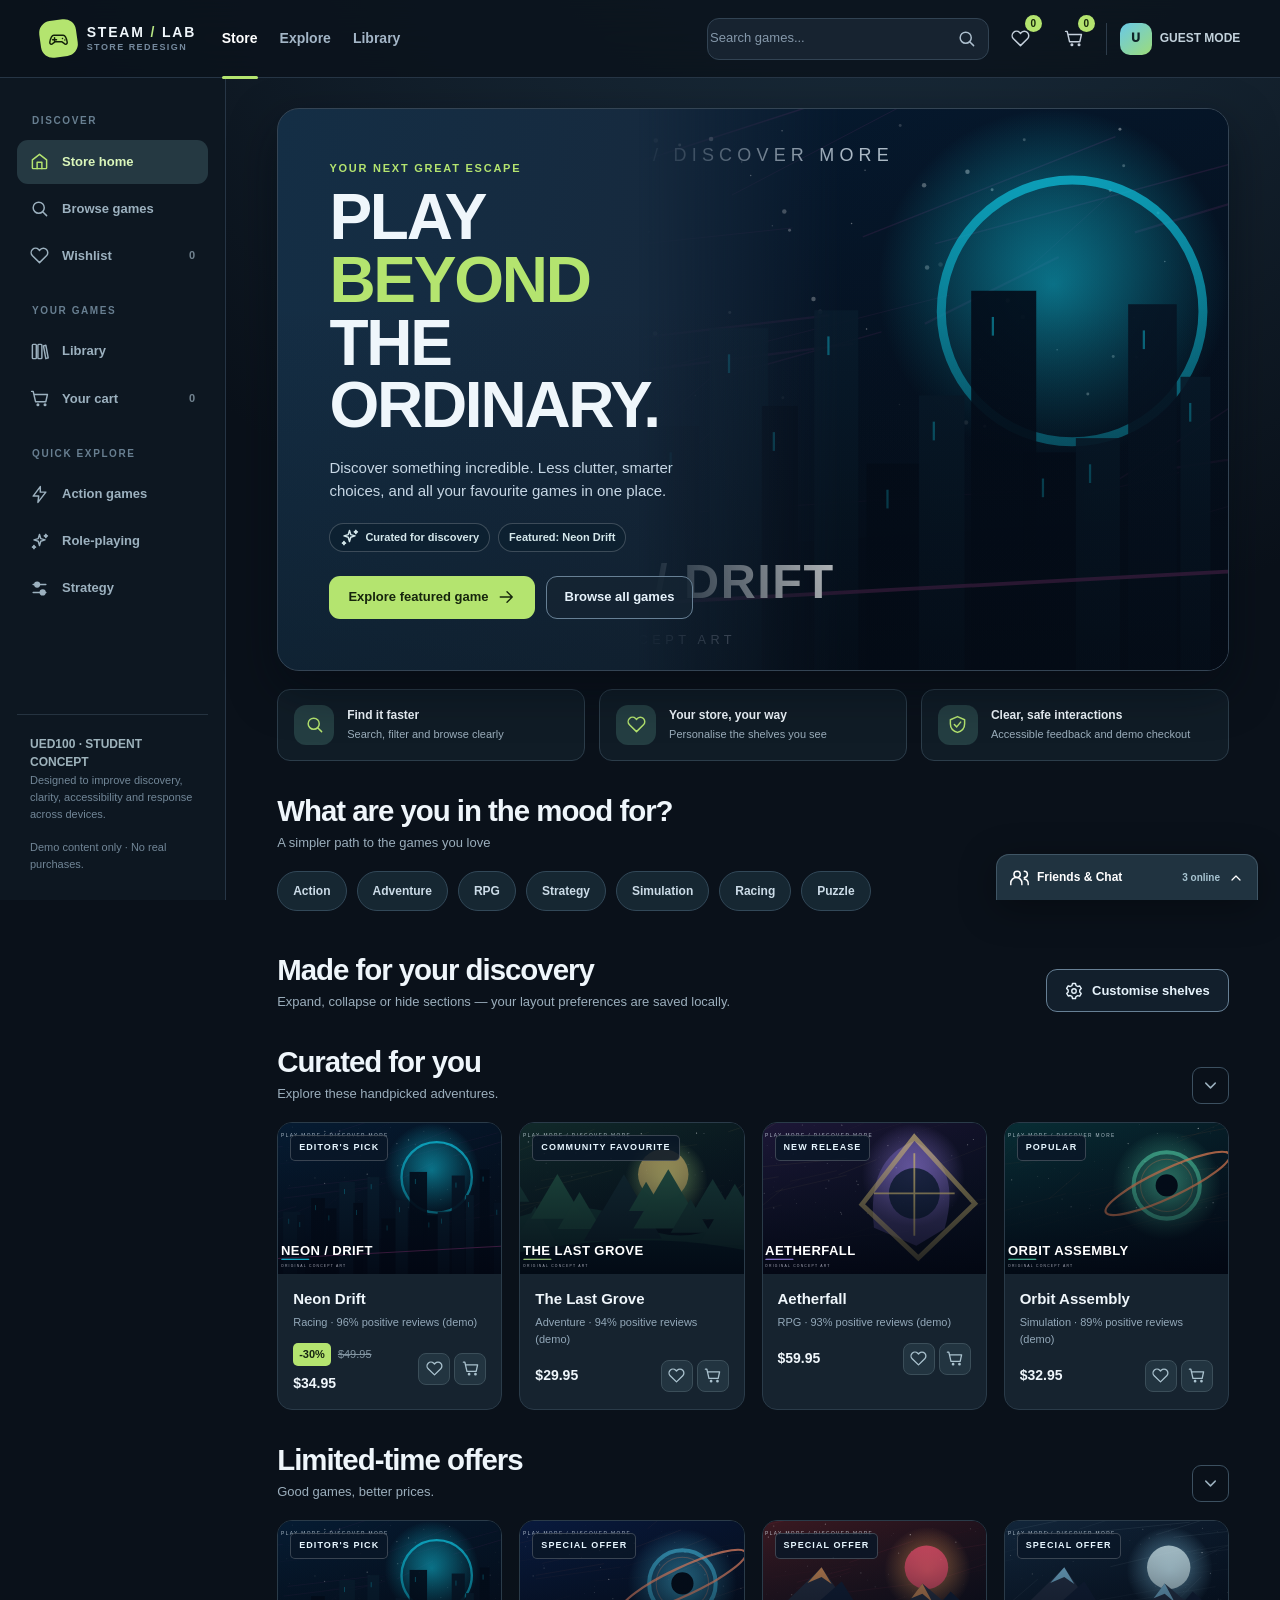
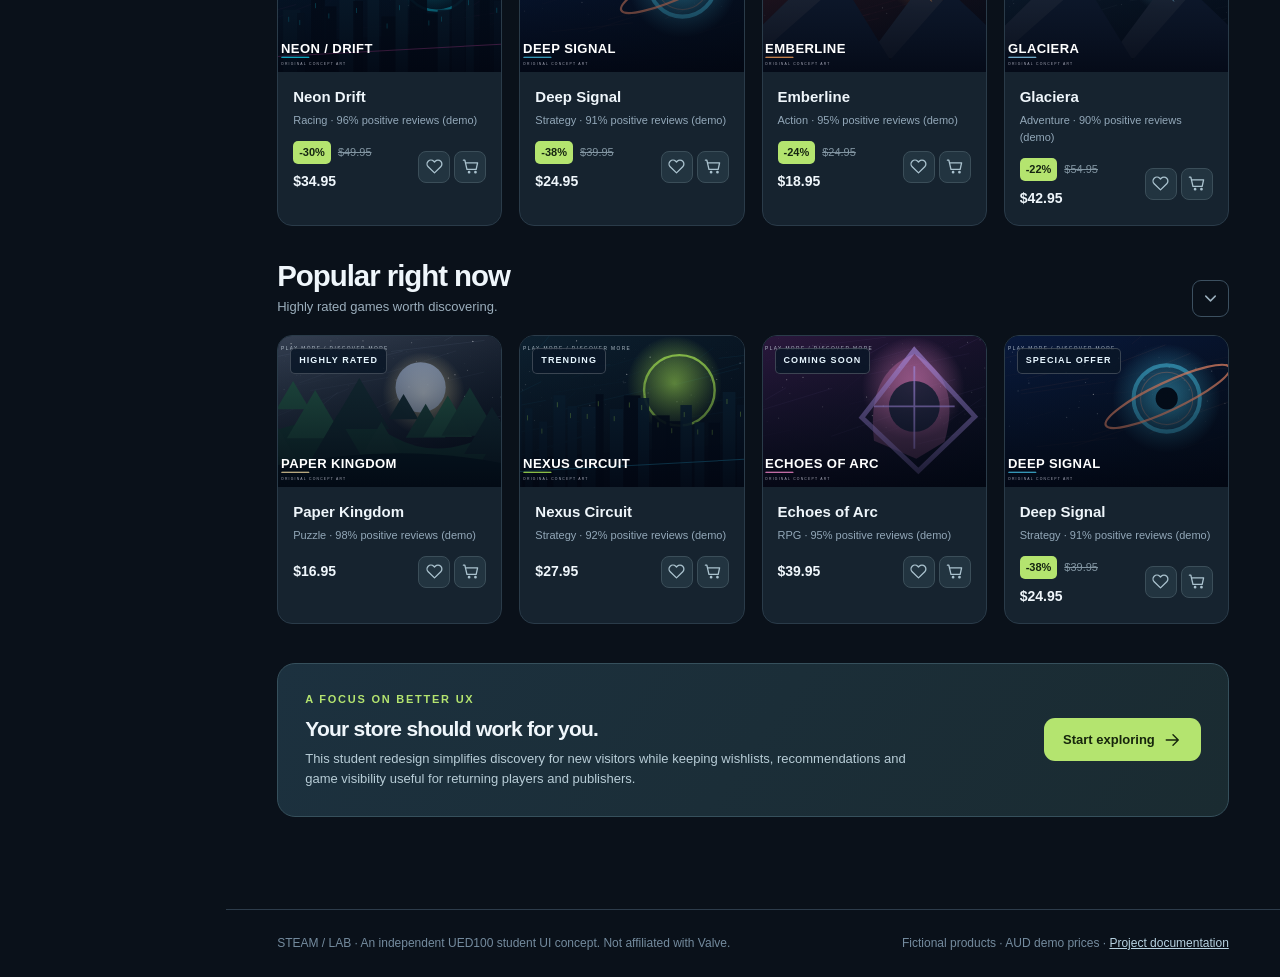
<file: index.html>
<!doctype html>
<html lang="en-AU"><head><meta charset="utf-8"><meta name="viewport" content="width=device-width,initial-scale=1"><meta name="theme-color" content="#0a111a"><meta name="description" content="UED100 Assessment 2: an accessible, responsive Steam Store redesign prototype with fictional games and working interactions."><title>Store | STEAM / LAB</title><link rel="stylesheet" href="css/styles.css"><script defer src="js/data.js"></script><script defer src="js/app.js"></script></head>
<body data-page="home"><a class="skip-link" href="#main">Skip to main content</a><div class="site-shell"><header class="topbar"><button class="icon-btn mobile-menu-btn" id="menu-toggle" type="button" aria-expanded="false" aria-controls="sidebar" aria-label="Toggle navigation"><svg class="ico" aria-hidden="true"><use href="assets/icons/sprite.svg#menu"></use></svg></button><a class="logo" href="index.html" aria-label="Steam Reimagined home"><span class="logo-mark"><svg class="ico" aria-hidden="true"><use href="assets/icons/sprite.svg#gamepad"></use></svg></span><span>STEAM<span style="color:#b7e784"> / </span>LAB<small>STORE REDESIGN</small></span></a><nav class="nav-main" aria-label="Primary navigation"><a href="index.html">Store</a><a href="browse.html">Explore</a><a href="library.html">Library</a></nav><div class="topbar-tools"><a href="browse.html" class="icon-btn mobile-search-link" aria-label="Search and browse games"><svg class="ico" aria-hidden="true"><use href="assets/icons/sprite.svg#search"></use></svg></a><form class="search-form" role="search" action="browse.html" method="get"><input type="search" name="q" id="global-search" placeholder="Search games..." aria-label="Search games" autocomplete="off"><button aria-label="Submit search" type="submit"><svg class="ico" aria-hidden="true"><use href="assets/icons/sprite.svg#search"></use></svg></button><div id="search-suggestions" class="search-suggestions" aria-label="Suggested games"></div></form><a class="icon-btn wishlist-navigation" href="wishlist.html" aria-label="Wishlist, 0 games"><svg class="ico" aria-hidden="true"><use href="assets/icons/sprite.svg#heart"></use></svg><span class="count-pill wishlist-count">0</span></a><a class="icon-btn cart-navigation" href="cart.html" aria-label="Shopping cart, 0 games"><svg class="ico" aria-hidden="true"><use href="assets/icons/sprite.svg#cart"></use></svg><span class="count-pill cart-count">0</span></a><div class="user-pill"><span class="avatar" aria-hidden="true">U</span><span>GUEST MODE</span></div></div></header>
<aside class="sidebar" id="sidebar" aria-label="Secondary navigation"><div class="side-heading" style="margin-top:1px">DISCOVER</div><a class="side-link" href="index.html"><svg class="ico" aria-hidden="true"><use href="assets/icons/sprite.svg#home"></use></svg> Store home</a><a class="side-link" href="browse.html"><svg class="ico" aria-hidden="true"><use href="assets/icons/sprite.svg#search"></use></svg> Browse games</a><a class="side-link" href="wishlist.html"><svg class="ico" aria-hidden="true"><use href="assets/icons/sprite.svg#heart"></use></svg> Wishlist <span class="sidebar-count wishlist-count">0</span></a><div class="side-heading">YOUR GAMES</div><a class="side-link" href="library.html"><svg class="ico" aria-hidden="true"><use href="assets/icons/sprite.svg#library"></use></svg> Library</a><a class="side-link" href="cart.html"><svg class="ico" aria-hidden="true"><use href="assets/icons/sprite.svg#cart"></use></svg> Your cart <span class="sidebar-count cart-count">0</span></a><div class="side-heading">QUICK EXPLORE</div><a class="side-link" href="browse.html?genre=Action"><svg class="ico" aria-hidden="true"><use href="assets/icons/sprite.svg#bolt"></use></svg> Action games</a><a class="side-link" href="browse.html?genre=RPG"><svg class="ico" aria-hidden="true"><use href="assets/icons/sprite.svg#sparkles"></use></svg> Role-playing</a><a class="side-link" href="browse.html?genre=Strategy"><svg class="ico" aria-hidden="true"><use href="assets/icons/sprite.svg#sliders"></use></svg> Strategy</a><div class="sidebar-footer"><strong>UED100 · STUDENT CONCEPT</strong><p>Designed to improve discovery, clarity, accessibility and response across devices.</p>Demo content only · No real purchases.</div></aside>
<div class="content-wrap"><main class="page-main" id="main" tabindex="-1"><noscript><div class="notice">JavaScript is required for interactive prototype features. You can still use the header and sidebar links to navigate.</div></noscript></main><footer class="global-footer"><span>STEAM / LAB · An independent UED100 student UI concept. Not affiliated with Valve.</span><span>Fictional products · AUD demo prices · <a href="docs/README.md">Project documentation</a></span></footer></div></div>
<div class="friends-dock" id="friends-dock"><div class="friends-panel" id="friends-panel"><div class="friend-panel-top">FRIENDS & CHAT · DEMO</div><div class="friend" data-status="playing"><span class="friend-avatar" data-i="0">AS</span><div><strong>ArcadiaSky</strong><small>Playing Aetherfall</small></div><span class="friend-dot playing" title="Playing a game" aria-label="Playing a game" role="img"></span></div><div class="friend" data-status="playing"><span class="friend-avatar" data-i="1">NP</span><div><strong>NeonPilot</strong><small>Playing Neon Drift</small></div><span class="friend-dot playing" title="Playing a game" aria-label="Playing a game" role="img"></span></div><div class="friend" data-status="online"><span class="friend-avatar" data-i="2">FR</span><div><strong>ForestRun</strong><small>Online</small></div><span class="friend-dot online" title="Online" aria-label="Online" role="img"></span></div><div class="friend" data-status="away"><span class="friend-avatar" data-i="3">DL</span><div><strong>Driftline</strong><small>Away</small></div><span class="friend-dot away" title="Away" aria-label="Away" role="img"></span></div><div class="friend" data-status="offline"><span class="friend-avatar" data-i="4">QH</span><div><strong>QuietHarbor</strong><small>Offline</small></div><span class="friend-dot offline" title="Offline" aria-label="Offline" role="img"></span></div><div class="friend-panel-foot">Fictional friend names · no messaging connection</div></div><button id="friends-toggle" type="button" class="friends-toggle" aria-controls="friends-panel" aria-expanded="false"><svg class="ico" aria-hidden="true"><use href="assets/icons/sprite.svg#users"></use></svg> Friends & Chat <small>3 online</small><svg class="ico friend-chevron" aria-hidden="true"><use href="assets/icons/sprite.svg#chevron-down"></use></svg></button></div>
<div id="toasts" class="toast-stack" aria-live="polite" aria-atomic="false"></div>
<dialog id="customize-dialog" class="modal" aria-labelledby="customize-title"><form id="customize-form" method="dialog"><div class="kicker">YOUR STORE, YOUR CHOICE</div><h2 id="customize-title">Customise shelves</h2><p>Control which discovery shelves appear on the Store homepage. Saved on this device only.</p><label class="modal-check"><input type="checkbox" id="shelf-pref-recommended"> Curated for you</label><label class="modal-check"><input type="checkbox" id="shelf-pref-offers"> Limited-time offers</label><label class="modal-check"><input type="checkbox" id="shelf-pref-popular"> Popular right now</label><div class="modal-actions"><button type="button" class="btn btn-neutral" data-action="close-modal">Cancel</button><button type="submit" class="btn btn-primary">Save preferences</button></div></form></dialog>
<dialog id="nonsteam-dialog" class="modal" aria-labelledby="nonsteam-heading"><div class="kicker">LIBRARY · SECONDARY ACTION</div><h2 id="nonsteam-heading">Add a non-Steam game</h2><p>Enter a display name to add a fictional shortcut to this demo Library. No programs will be installed or launched.</p><form class="modal-form" id="nonsteam-form"><label for="nonsteam-title">Game name<input class="field" id="nonsteam-title" maxlength="36" required placeholder="Example: My favourite game"></label><div id="nonsteam-error" class="modal-error" role="status"></div><div class="modal-actions"><button type="button" class="btn btn-neutral" data-action="close-modal">Cancel</button><button class="btn btn-primary" type="submit"><svg class="ico" aria-hidden="true"><use href="assets/icons/sprite.svg#plus"></use></svg> Add to Library</button></div></form></dialog>
<dialog id="checkout-dialog" class="modal" aria-labelledby="checkout-heading"><div class="kicker">DEMONSTRATION ONLY</div><h2 id="checkout-heading">Demo checkout</h2><p>The cart works, but no accounts, real games, card details or payments are connected. This deliberately avoids collecting sensitive data for a university prototype.</p><div class="modal-actions"><button type="button" class="btn btn-primary" data-action="close-modal">Continue browsing</button></div></dialog>
</body></html>
</file>
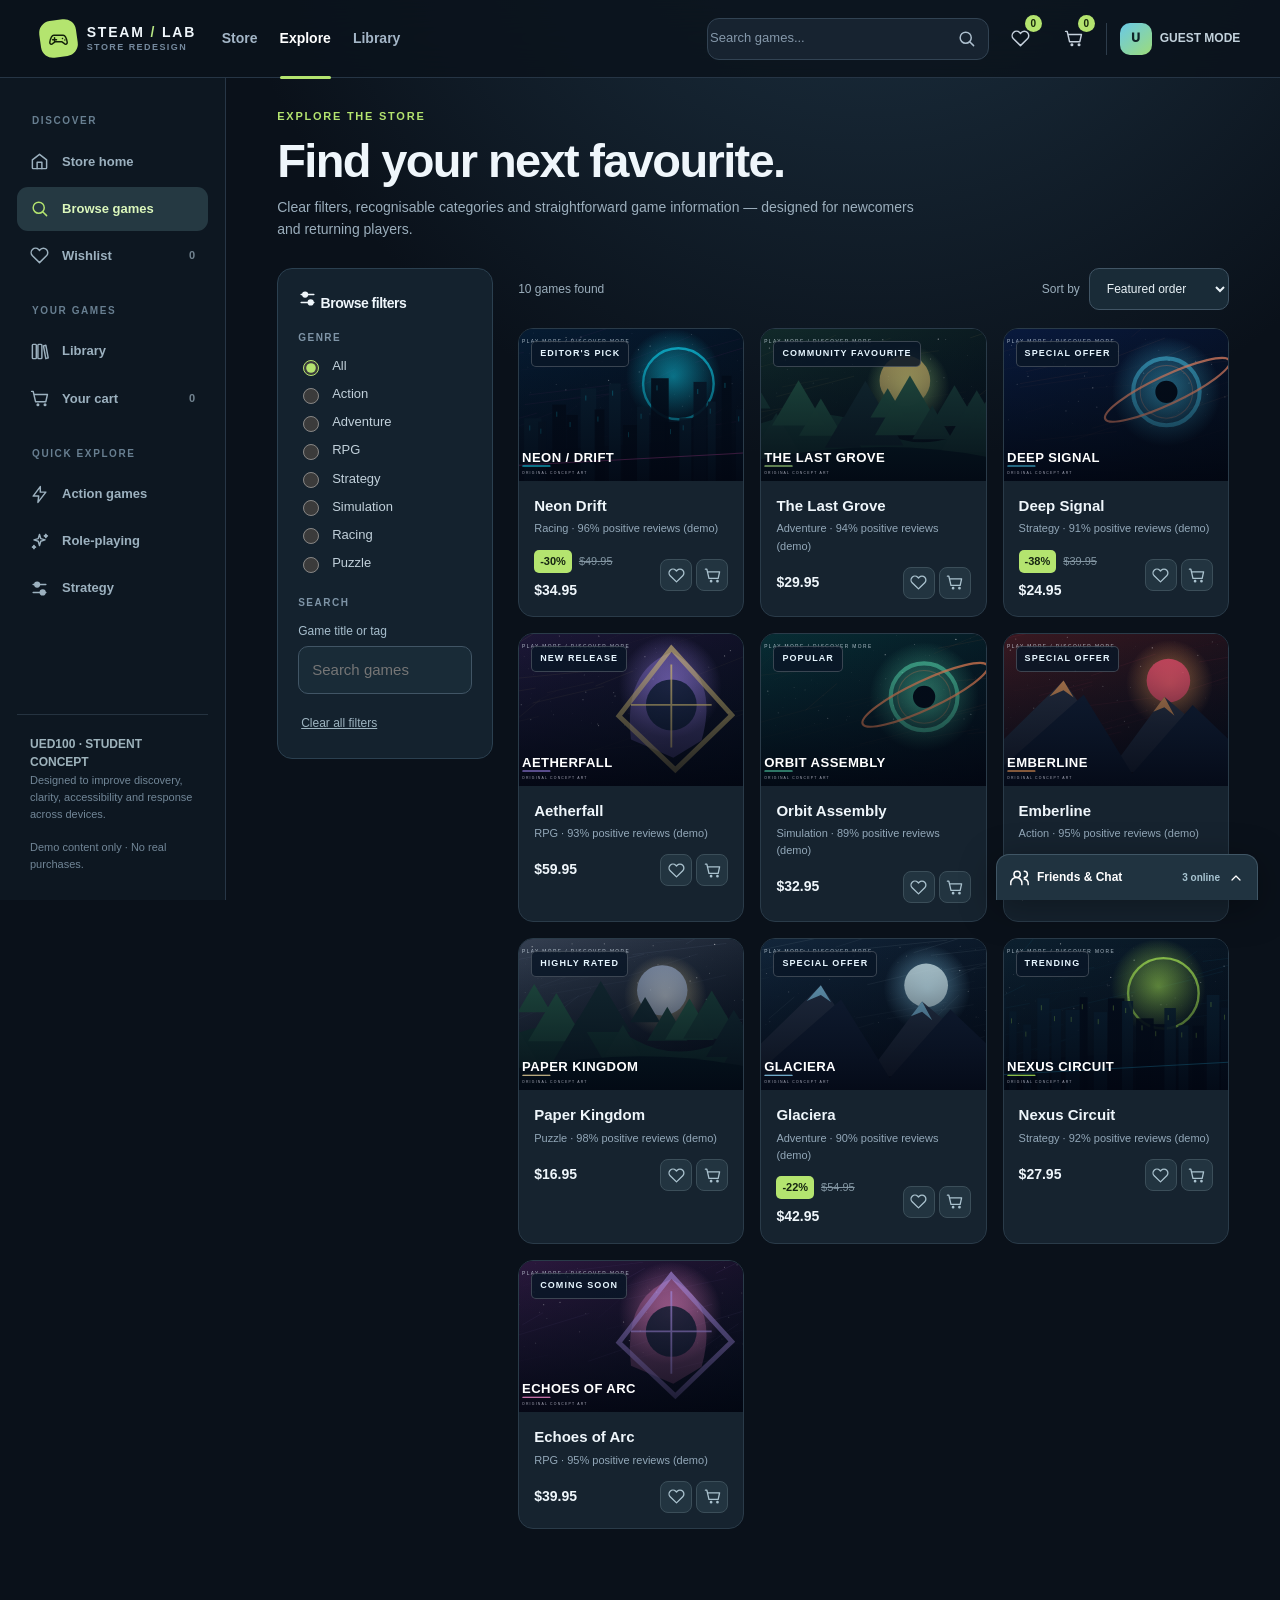
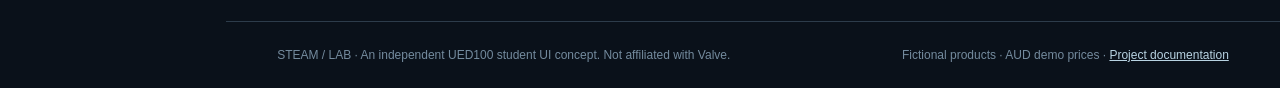
<file: browse.html>
<!doctype html>
<html lang="en-AU"><head><meta charset="utf-8"><meta name="viewport" content="width=device-width,initial-scale=1"><meta name="theme-color" content="#0a111a"><meta name="description" content="UED100 Assessment 2: an accessible, responsive Steam Store redesign prototype with fictional games and working interactions."><title>Browse games | Steam Reimagined</title><link rel="stylesheet" href="css/styles.css"><script defer src="js/data.js"></script><script defer src="js/app.js"></script></head>
<body data-page="browse"><a class="skip-link" href="#main">Skip to main content</a><div class="site-shell"><header class="topbar"><button class="icon-btn mobile-menu-btn" id="menu-toggle" type="button" aria-expanded="false" aria-controls="sidebar" aria-label="Toggle navigation"><svg class="ico" aria-hidden="true"><use href="assets/icons/sprite.svg#menu"></use></svg></button><a class="logo" href="index.html" aria-label="Steam Reimagined home"><span class="logo-mark"><svg class="ico" aria-hidden="true"><use href="assets/icons/sprite.svg#gamepad"></use></svg></span><span>STEAM<span style="color:#b7e784"> / </span>LAB<small>STORE REDESIGN</small></span></a><nav class="nav-main" aria-label="Primary navigation"><a href="index.html">Store</a><a href="browse.html">Explore</a><a href="library.html">Library</a></nav><div class="topbar-tools"><a href="browse.html" class="icon-btn mobile-search-link" aria-label="Search and browse games"><svg class="ico" aria-hidden="true"><use href="assets/icons/sprite.svg#search"></use></svg></a><form class="search-form" role="search" action="browse.html" method="get"><input type="search" name="q" id="global-search" placeholder="Search games..." aria-label="Search games" autocomplete="off"><button aria-label="Submit search" type="submit"><svg class="ico" aria-hidden="true"><use href="assets/icons/sprite.svg#search"></use></svg></button><div id="search-suggestions" class="search-suggestions" aria-label="Suggested games"></div></form><a class="icon-btn wishlist-navigation" href="wishlist.html" aria-label="Wishlist, 0 games"><svg class="ico" aria-hidden="true"><use href="assets/icons/sprite.svg#heart"></use></svg><span class="count-pill wishlist-count">0</span></a><a class="icon-btn cart-navigation" href="cart.html" aria-label="Shopping cart, 0 games"><svg class="ico" aria-hidden="true"><use href="assets/icons/sprite.svg#cart"></use></svg><span class="count-pill cart-count">0</span></a><div class="user-pill"><span class="avatar" aria-hidden="true">U</span><span>GUEST MODE</span></div></div></header>
<aside class="sidebar" id="sidebar" aria-label="Secondary navigation"><div class="side-heading" style="margin-top:1px">DISCOVER</div><a class="side-link" href="index.html"><svg class="ico" aria-hidden="true"><use href="assets/icons/sprite.svg#home"></use></svg> Store home</a><a class="side-link" href="browse.html"><svg class="ico" aria-hidden="true"><use href="assets/icons/sprite.svg#search"></use></svg> Browse games</a><a class="side-link" href="wishlist.html"><svg class="ico" aria-hidden="true"><use href="assets/icons/sprite.svg#heart"></use></svg> Wishlist <span class="sidebar-count wishlist-count">0</span></a><div class="side-heading">YOUR GAMES</div><a class="side-link" href="library.html"><svg class="ico" aria-hidden="true"><use href="assets/icons/sprite.svg#library"></use></svg> Library</a><a class="side-link" href="cart.html"><svg class="ico" aria-hidden="true"><use href="assets/icons/sprite.svg#cart"></use></svg> Your cart <span class="sidebar-count cart-count">0</span></a><div class="side-heading">QUICK EXPLORE</div><a class="side-link" href="browse.html?genre=Action"><svg class="ico" aria-hidden="true"><use href="assets/icons/sprite.svg#bolt"></use></svg> Action games</a><a class="side-link" href="browse.html?genre=RPG"><svg class="ico" aria-hidden="true"><use href="assets/icons/sprite.svg#sparkles"></use></svg> Role-playing</a><a class="side-link" href="browse.html?genre=Strategy"><svg class="ico" aria-hidden="true"><use href="assets/icons/sprite.svg#sliders"></use></svg> Strategy</a><div class="sidebar-footer"><strong>UED100 · STUDENT CONCEPT</strong><p>Designed to improve discovery, clarity, accessibility and response across devices.</p>Demo content only · No real purchases.</div></aside>
<div class="content-wrap"><main class="page-main" id="main" tabindex="-1"><noscript><div class="notice">JavaScript is required for interactive prototype features. You can still use the header and sidebar links to navigate.</div></noscript></main><footer class="global-footer"><span>STEAM / LAB · An independent UED100 student UI concept. Not affiliated with Valve.</span><span>Fictional products · AUD demo prices · <a href="docs/README.md">Project documentation</a></span></footer></div></div>
<div class="friends-dock" id="friends-dock"><div class="friends-panel" id="friends-panel"><div class="friend-panel-top">FRIENDS & CHAT · DEMO</div><div class="friend" data-status="playing"><span class="friend-avatar" data-i="0">AS</span><div><strong>ArcadiaSky</strong><small>Playing Aetherfall</small></div><span class="friend-dot playing" title="Playing a game" aria-label="Playing a game" role="img"></span></div><div class="friend" data-status="playing"><span class="friend-avatar" data-i="1">NP</span><div><strong>NeonPilot</strong><small>Playing Neon Drift</small></div><span class="friend-dot playing" title="Playing a game" aria-label="Playing a game" role="img"></span></div><div class="friend" data-status="online"><span class="friend-avatar" data-i="2">FR</span><div><strong>ForestRun</strong><small>Online</small></div><span class="friend-dot online" title="Online" aria-label="Online" role="img"></span></div><div class="friend" data-status="away"><span class="friend-avatar" data-i="3">DL</span><div><strong>Driftline</strong><small>Away</small></div><span class="friend-dot away" title="Away" aria-label="Away" role="img"></span></div><div class="friend" data-status="offline"><span class="friend-avatar" data-i="4">QH</span><div><strong>QuietHarbor</strong><small>Offline</small></div><span class="friend-dot offline" title="Offline" aria-label="Offline" role="img"></span></div><div class="friend-panel-foot">Fictional friend names · no messaging connection</div></div><button id="friends-toggle" type="button" class="friends-toggle" aria-controls="friends-panel" aria-expanded="false"><svg class="ico" aria-hidden="true"><use href="assets/icons/sprite.svg#users"></use></svg> Friends & Chat <small>3 online</small><svg class="ico friend-chevron" aria-hidden="true"><use href="assets/icons/sprite.svg#chevron-down"></use></svg></button></div>
<div id="toasts" class="toast-stack" aria-live="polite" aria-atomic="false"></div>
<dialog id="customize-dialog" class="modal" aria-labelledby="customize-title"><form id="customize-form" method="dialog"><div class="kicker">YOUR STORE, YOUR CHOICE</div><h2 id="customize-title">Customise shelves</h2><p>Control which discovery shelves appear on the Store homepage. Saved on this device only.</p><label class="modal-check"><input type="checkbox" id="shelf-pref-recommended"> Curated for you</label><label class="modal-check"><input type="checkbox" id="shelf-pref-offers"> Limited-time offers</label><label class="modal-check"><input type="checkbox" id="shelf-pref-popular"> Popular right now</label><div class="modal-actions"><button type="button" class="btn btn-neutral" data-action="close-modal">Cancel</button><button type="submit" class="btn btn-primary">Save preferences</button></div></form></dialog>
<dialog id="nonsteam-dialog" class="modal" aria-labelledby="nonsteam-heading"><div class="kicker">LIBRARY · SECONDARY ACTION</div><h2 id="nonsteam-heading">Add a non-Steam game</h2><p>Enter a display name to add a fictional shortcut to this demo Library. No programs will be installed or launched.</p><form class="modal-form" id="nonsteam-form"><label for="nonsteam-title">Game name<input class="field" id="nonsteam-title" maxlength="36" required placeholder="Example: My favourite game"></label><div id="nonsteam-error" class="modal-error" role="status"></div><div class="modal-actions"><button type="button" class="btn btn-neutral" data-action="close-modal">Cancel</button><button class="btn btn-primary" type="submit"><svg class="ico" aria-hidden="true"><use href="assets/icons/sprite.svg#plus"></use></svg> Add to Library</button></div></form></dialog>
<dialog id="checkout-dialog" class="modal" aria-labelledby="checkout-heading"><div class="kicker">DEMONSTRATION ONLY</div><h2 id="checkout-heading">Demo checkout</h2><p>The cart works, but no accounts, real games, card details or payments are connected. This deliberately avoids collecting sensitive data for a university prototype.</p><div class="modal-actions"><button type="button" class="btn btn-primary" data-action="close-modal">Continue browsing</button></div></dialog>
</body></html>
</file>
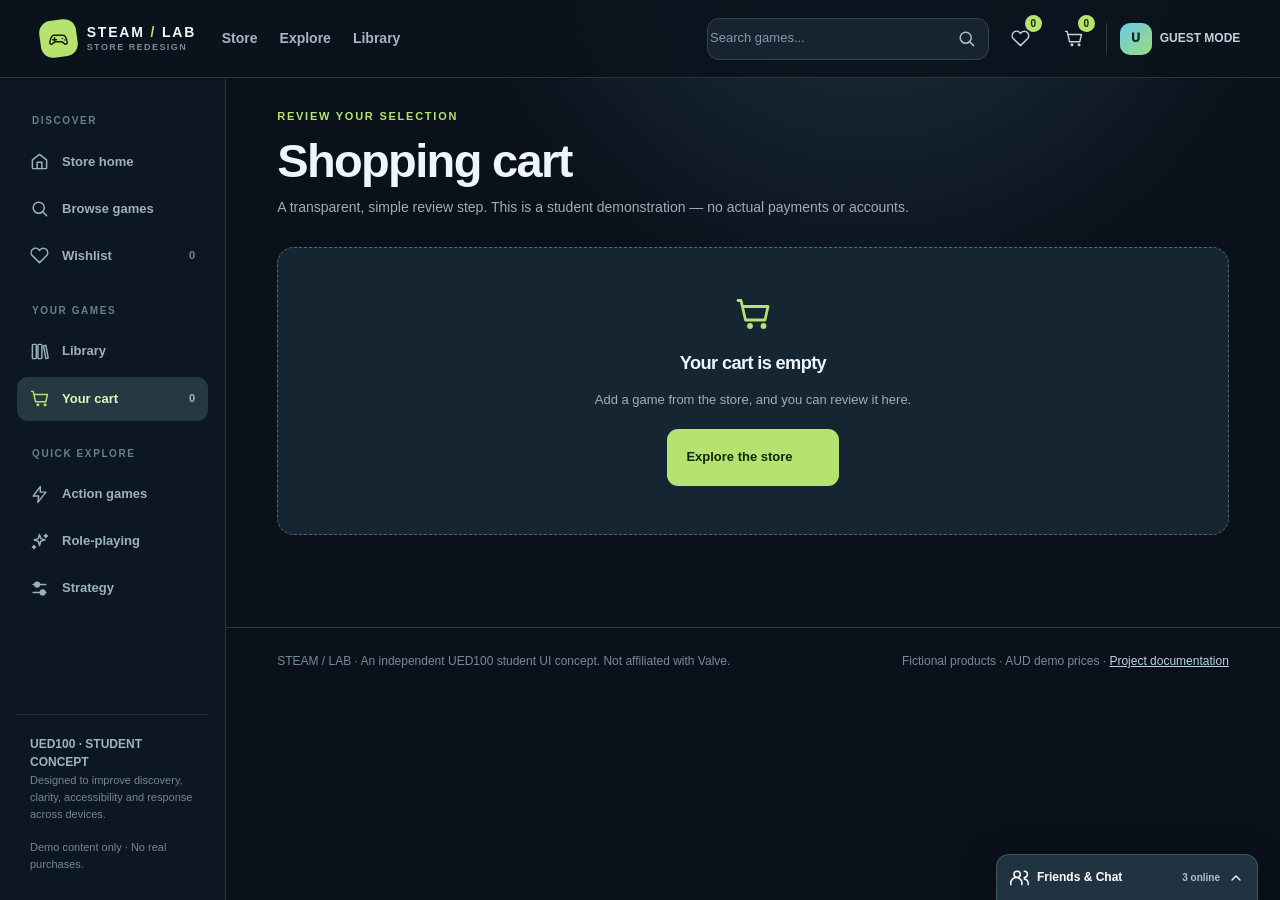
<file: cart.html>
<!doctype html>
<html lang="en-AU"><head><meta charset="utf-8"><meta name="viewport" content="width=device-width,initial-scale=1"><meta name="theme-color" content="#0a111a"><meta name="description" content="UED100 Assessment 2: an accessible, responsive Steam Store redesign prototype with fictional games and working interactions."><title>Cart | Steam Reimagined</title><link rel="stylesheet" href="css/styles.css"><script defer src="js/data.js"></script><script defer src="js/app.js"></script></head>
<body data-page="cart"><a class="skip-link" href="#main">Skip to main content</a><div class="site-shell"><header class="topbar"><button class="icon-btn mobile-menu-btn" id="menu-toggle" type="button" aria-expanded="false" aria-controls="sidebar" aria-label="Toggle navigation"><svg class="ico" aria-hidden="true"><use href="assets/icons/sprite.svg#menu"></use></svg></button><a class="logo" href="index.html" aria-label="Steam Reimagined home"><span class="logo-mark"><svg class="ico" aria-hidden="true"><use href="assets/icons/sprite.svg#gamepad"></use></svg></span><span>STEAM<span style="color:#b7e784"> / </span>LAB<small>STORE REDESIGN</small></span></a><nav class="nav-main" aria-label="Primary navigation"><a href="index.html">Store</a><a href="browse.html">Explore</a><a href="library.html">Library</a></nav><div class="topbar-tools"><a href="browse.html" class="icon-btn mobile-search-link" aria-label="Search and browse games"><svg class="ico" aria-hidden="true"><use href="assets/icons/sprite.svg#search"></use></svg></a><form class="search-form" role="search" action="browse.html" method="get"><input type="search" name="q" id="global-search" placeholder="Search games..." aria-label="Search games" autocomplete="off"><button aria-label="Submit search" type="submit"><svg class="ico" aria-hidden="true"><use href="assets/icons/sprite.svg#search"></use></svg></button><div id="search-suggestions" class="search-suggestions" aria-label="Suggested games"></div></form><a class="icon-btn wishlist-navigation" href="wishlist.html" aria-label="Wishlist, 0 games"><svg class="ico" aria-hidden="true"><use href="assets/icons/sprite.svg#heart"></use></svg><span class="count-pill wishlist-count">0</span></a><a class="icon-btn cart-navigation" href="cart.html" aria-label="Shopping cart, 0 games"><svg class="ico" aria-hidden="true"><use href="assets/icons/sprite.svg#cart"></use></svg><span class="count-pill cart-count">0</span></a><div class="user-pill"><span class="avatar" aria-hidden="true">U</span><span>GUEST MODE</span></div></div></header>
<aside class="sidebar" id="sidebar" aria-label="Secondary navigation"><div class="side-heading" style="margin-top:1px">DISCOVER</div><a class="side-link" href="index.html"><svg class="ico" aria-hidden="true"><use href="assets/icons/sprite.svg#home"></use></svg> Store home</a><a class="side-link" href="browse.html"><svg class="ico" aria-hidden="true"><use href="assets/icons/sprite.svg#search"></use></svg> Browse games</a><a class="side-link" href="wishlist.html"><svg class="ico" aria-hidden="true"><use href="assets/icons/sprite.svg#heart"></use></svg> Wishlist <span class="sidebar-count wishlist-count">0</span></a><div class="side-heading">YOUR GAMES</div><a class="side-link" href="library.html"><svg class="ico" aria-hidden="true"><use href="assets/icons/sprite.svg#library"></use></svg> Library</a><a class="side-link" href="cart.html"><svg class="ico" aria-hidden="true"><use href="assets/icons/sprite.svg#cart"></use></svg> Your cart <span class="sidebar-count cart-count">0</span></a><div class="side-heading">QUICK EXPLORE</div><a class="side-link" href="browse.html?genre=Action"><svg class="ico" aria-hidden="true"><use href="assets/icons/sprite.svg#bolt"></use></svg> Action games</a><a class="side-link" href="browse.html?genre=RPG"><svg class="ico" aria-hidden="true"><use href="assets/icons/sprite.svg#sparkles"></use></svg> Role-playing</a><a class="side-link" href="browse.html?genre=Strategy"><svg class="ico" aria-hidden="true"><use href="assets/icons/sprite.svg#sliders"></use></svg> Strategy</a><div class="sidebar-footer"><strong>UED100 · STUDENT CONCEPT</strong><p>Designed to improve discovery, clarity, accessibility and response across devices.</p>Demo content only · No real purchases.</div></aside>
<div class="content-wrap"><main class="page-main" id="main" tabindex="-1"><noscript><div class="notice">JavaScript is required for interactive prototype features. You can still use the header and sidebar links to navigate.</div></noscript></main><footer class="global-footer"><span>STEAM / LAB · An independent UED100 student UI concept. Not affiliated with Valve.</span><span>Fictional products · AUD demo prices · <a href="docs/README.md">Project documentation</a></span></footer></div></div>
<div class="friends-dock" id="friends-dock"><div class="friends-panel" id="friends-panel"><div class="friend-panel-top">FRIENDS & CHAT · DEMO</div><div class="friend" data-status="playing"><span class="friend-avatar" data-i="0">AS</span><div><strong>ArcadiaSky</strong><small>Playing Aetherfall</small></div><span class="friend-dot playing" title="Playing a game" aria-label="Playing a game" role="img"></span></div><div class="friend" data-status="playing"><span class="friend-avatar" data-i="1">NP</span><div><strong>NeonPilot</strong><small>Playing Neon Drift</small></div><span class="friend-dot playing" title="Playing a game" aria-label="Playing a game" role="img"></span></div><div class="friend" data-status="online"><span class="friend-avatar" data-i="2">FR</span><div><strong>ForestRun</strong><small>Online</small></div><span class="friend-dot online" title="Online" aria-label="Online" role="img"></span></div><div class="friend" data-status="away"><span class="friend-avatar" data-i="3">DL</span><div><strong>Driftline</strong><small>Away</small></div><span class="friend-dot away" title="Away" aria-label="Away" role="img"></span></div><div class="friend" data-status="offline"><span class="friend-avatar" data-i="4">QH</span><div><strong>QuietHarbor</strong><small>Offline</small></div><span class="friend-dot offline" title="Offline" aria-label="Offline" role="img"></span></div><div class="friend-panel-foot">Fictional friend names · no messaging connection</div></div><button id="friends-toggle" type="button" class="friends-toggle" aria-controls="friends-panel" aria-expanded="false"><svg class="ico" aria-hidden="true"><use href="assets/icons/sprite.svg#users"></use></svg> Friends & Chat <small>3 online</small><svg class="ico friend-chevron" aria-hidden="true"><use href="assets/icons/sprite.svg#chevron-down"></use></svg></button></div>
<div id="toasts" class="toast-stack" aria-live="polite" aria-atomic="false"></div>
<dialog id="customize-dialog" class="modal" aria-labelledby="customize-title"><form id="customize-form" method="dialog"><div class="kicker">YOUR STORE, YOUR CHOICE</div><h2 id="customize-title">Customise shelves</h2><p>Control which discovery shelves appear on the Store homepage. Saved on this device only.</p><label class="modal-check"><input type="checkbox" id="shelf-pref-recommended"> Curated for you</label><label class="modal-check"><input type="checkbox" id="shelf-pref-offers"> Limited-time offers</label><label class="modal-check"><input type="checkbox" id="shelf-pref-popular"> Popular right now</label><div class="modal-actions"><button type="button" class="btn btn-neutral" data-action="close-modal">Cancel</button><button type="submit" class="btn btn-primary">Save preferences</button></div></form></dialog>
<dialog id="nonsteam-dialog" class="modal" aria-labelledby="nonsteam-heading"><div class="kicker">LIBRARY · SECONDARY ACTION</div><h2 id="nonsteam-heading">Add a non-Steam game</h2><p>Enter a display name to add a fictional shortcut to this demo Library. No programs will be installed or launched.</p><form class="modal-form" id="nonsteam-form"><label for="nonsteam-title">Game name<input class="field" id="nonsteam-title" maxlength="36" required placeholder="Example: My favourite game"></label><div id="nonsteam-error" class="modal-error" role="status"></div><div class="modal-actions"><button type="button" class="btn btn-neutral" data-action="close-modal">Cancel</button><button class="btn btn-primary" type="submit"><svg class="ico" aria-hidden="true"><use href="assets/icons/sprite.svg#plus"></use></svg> Add to Library</button></div></form></dialog>
<dialog id="checkout-dialog" class="modal" aria-labelledby="checkout-heading"><div class="kicker">DEMONSTRATION ONLY</div><h2 id="checkout-heading">Demo checkout</h2><p>The cart works, but no accounts, real games, card details or payments are connected. This deliberately avoids collecting sensitive data for a university prototype.</p><div class="modal-actions"><button type="button" class="btn btn-primary" data-action="close-modal">Continue browsing</button></div></dialog>
</body></html>
</file>
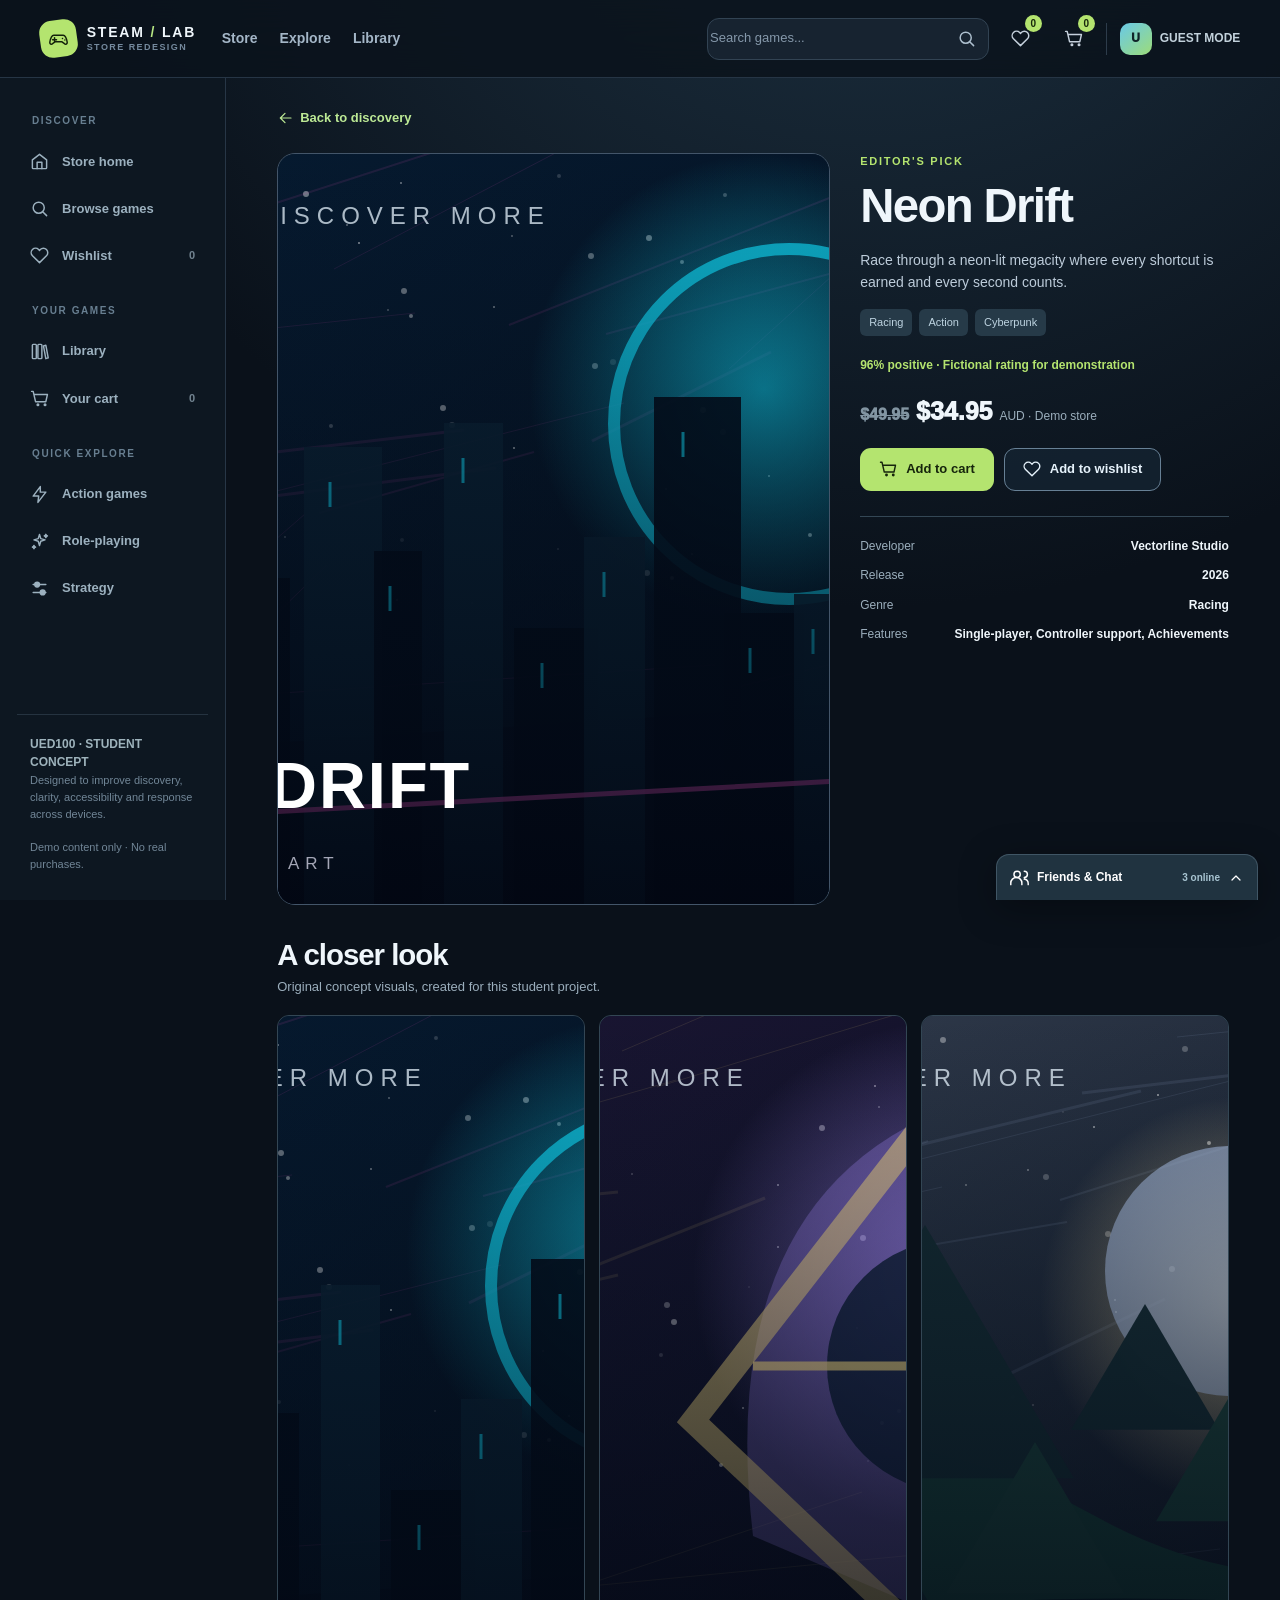
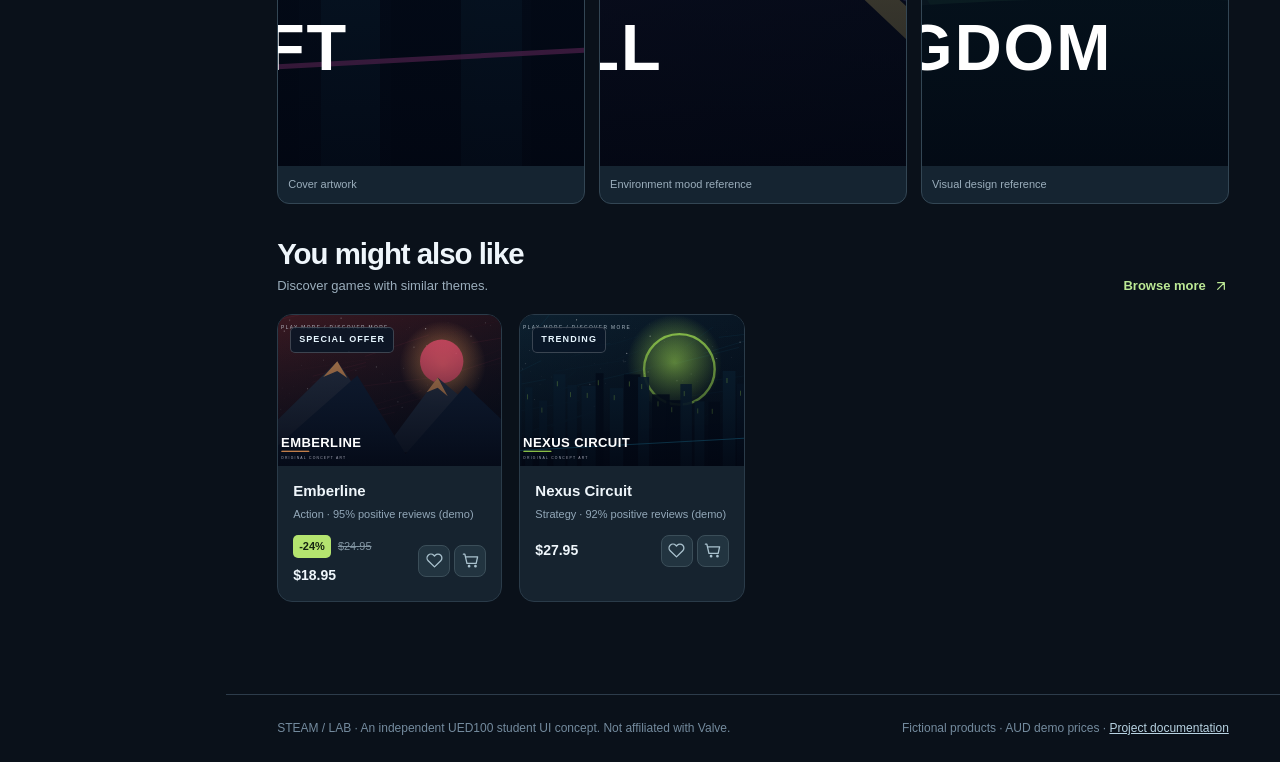
<file: game.html>
<!doctype html>
<html lang="en-AU"><head><meta charset="utf-8"><meta name="viewport" content="width=device-width,initial-scale=1"><meta name="theme-color" content="#0a111a"><meta name="description" content="UED100 Assessment 2: an accessible, responsive Steam Store redesign prototype with fictional games and working interactions."><title>Game details | Steam Reimagined</title><link rel="stylesheet" href="css/styles.css"><script defer src="js/data.js"></script><script defer src="js/app.js"></script></head>
<body data-page="game"><a class="skip-link" href="#main">Skip to main content</a><div class="site-shell"><header class="topbar"><button class="icon-btn mobile-menu-btn" id="menu-toggle" type="button" aria-expanded="false" aria-controls="sidebar" aria-label="Toggle navigation"><svg class="ico" aria-hidden="true"><use href="assets/icons/sprite.svg#menu"></use></svg></button><a class="logo" href="index.html" aria-label="Steam Reimagined home"><span class="logo-mark"><svg class="ico" aria-hidden="true"><use href="assets/icons/sprite.svg#gamepad"></use></svg></span><span>STEAM<span style="color:#b7e784"> / </span>LAB<small>STORE REDESIGN</small></span></a><nav class="nav-main" aria-label="Primary navigation"><a href="index.html">Store</a><a href="browse.html">Explore</a><a href="library.html">Library</a></nav><div class="topbar-tools"><a href="browse.html" class="icon-btn mobile-search-link" aria-label="Search and browse games"><svg class="ico" aria-hidden="true"><use href="assets/icons/sprite.svg#search"></use></svg></a><form class="search-form" role="search" action="browse.html" method="get"><input type="search" name="q" id="global-search" placeholder="Search games..." aria-label="Search games" autocomplete="off"><button aria-label="Submit search" type="submit"><svg class="ico" aria-hidden="true"><use href="assets/icons/sprite.svg#search"></use></svg></button><div id="search-suggestions" class="search-suggestions" aria-label="Suggested games"></div></form><a class="icon-btn wishlist-navigation" href="wishlist.html" aria-label="Wishlist, 0 games"><svg class="ico" aria-hidden="true"><use href="assets/icons/sprite.svg#heart"></use></svg><span class="count-pill wishlist-count">0</span></a><a class="icon-btn cart-navigation" href="cart.html" aria-label="Shopping cart, 0 games"><svg class="ico" aria-hidden="true"><use href="assets/icons/sprite.svg#cart"></use></svg><span class="count-pill cart-count">0</span></a><div class="user-pill"><span class="avatar" aria-hidden="true">U</span><span>GUEST MODE</span></div></div></header>
<aside class="sidebar" id="sidebar" aria-label="Secondary navigation"><div class="side-heading" style="margin-top:1px">DISCOVER</div><a class="side-link" href="index.html"><svg class="ico" aria-hidden="true"><use href="assets/icons/sprite.svg#home"></use></svg> Store home</a><a class="side-link" href="browse.html"><svg class="ico" aria-hidden="true"><use href="assets/icons/sprite.svg#search"></use></svg> Browse games</a><a class="side-link" href="wishlist.html"><svg class="ico" aria-hidden="true"><use href="assets/icons/sprite.svg#heart"></use></svg> Wishlist <span class="sidebar-count wishlist-count">0</span></a><div class="side-heading">YOUR GAMES</div><a class="side-link" href="library.html"><svg class="ico" aria-hidden="true"><use href="assets/icons/sprite.svg#library"></use></svg> Library</a><a class="side-link" href="cart.html"><svg class="ico" aria-hidden="true"><use href="assets/icons/sprite.svg#cart"></use></svg> Your cart <span class="sidebar-count cart-count">0</span></a><div class="side-heading">QUICK EXPLORE</div><a class="side-link" href="browse.html?genre=Action"><svg class="ico" aria-hidden="true"><use href="assets/icons/sprite.svg#bolt"></use></svg> Action games</a><a class="side-link" href="browse.html?genre=RPG"><svg class="ico" aria-hidden="true"><use href="assets/icons/sprite.svg#sparkles"></use></svg> Role-playing</a><a class="side-link" href="browse.html?genre=Strategy"><svg class="ico" aria-hidden="true"><use href="assets/icons/sprite.svg#sliders"></use></svg> Strategy</a><div class="sidebar-footer"><strong>UED100 · STUDENT CONCEPT</strong><p>Designed to improve discovery, clarity, accessibility and response across devices.</p>Demo content only · No real purchases.</div></aside>
<div class="content-wrap"><main class="page-main" id="main" tabindex="-1"><noscript><div class="notice">JavaScript is required for interactive prototype features. You can still use the header and sidebar links to navigate.</div></noscript></main><footer class="global-footer"><span>STEAM / LAB · An independent UED100 student UI concept. Not affiliated with Valve.</span><span>Fictional products · AUD demo prices · <a href="docs/README.md">Project documentation</a></span></footer></div></div>
<div class="friends-dock" id="friends-dock"><div class="friends-panel" id="friends-panel"><div class="friend-panel-top">FRIENDS & CHAT · DEMO</div><div class="friend" data-status="playing"><span class="friend-avatar" data-i="0">AS</span><div><strong>ArcadiaSky</strong><small>Playing Aetherfall</small></div><span class="friend-dot playing" title="Playing a game" aria-label="Playing a game" role="img"></span></div><div class="friend" data-status="playing"><span class="friend-avatar" data-i="1">NP</span><div><strong>NeonPilot</strong><small>Playing Neon Drift</small></div><span class="friend-dot playing" title="Playing a game" aria-label="Playing a game" role="img"></span></div><div class="friend" data-status="online"><span class="friend-avatar" data-i="2">FR</span><div><strong>ForestRun</strong><small>Online</small></div><span class="friend-dot online" title="Online" aria-label="Online" role="img"></span></div><div class="friend" data-status="away"><span class="friend-avatar" data-i="3">DL</span><div><strong>Driftline</strong><small>Away</small></div><span class="friend-dot away" title="Away" aria-label="Away" role="img"></span></div><div class="friend" data-status="offline"><span class="friend-avatar" data-i="4">QH</span><div><strong>QuietHarbor</strong><small>Offline</small></div><span class="friend-dot offline" title="Offline" aria-label="Offline" role="img"></span></div><div class="friend-panel-foot">Fictional friend names · no messaging connection</div></div><button id="friends-toggle" type="button" class="friends-toggle" aria-controls="friends-panel" aria-expanded="false"><svg class="ico" aria-hidden="true"><use href="assets/icons/sprite.svg#users"></use></svg> Friends & Chat <small>3 online</small><svg class="ico friend-chevron" aria-hidden="true"><use href="assets/icons/sprite.svg#chevron-down"></use></svg></button></div>
<div id="toasts" class="toast-stack" aria-live="polite" aria-atomic="false"></div>
<dialog id="customize-dialog" class="modal" aria-labelledby="customize-title"><form id="customize-form" method="dialog"><div class="kicker">YOUR STORE, YOUR CHOICE</div><h2 id="customize-title">Customise shelves</h2><p>Control which discovery shelves appear on the Store homepage. Saved on this device only.</p><label class="modal-check"><input type="checkbox" id="shelf-pref-recommended"> Curated for you</label><label class="modal-check"><input type="checkbox" id="shelf-pref-offers"> Limited-time offers</label><label class="modal-check"><input type="checkbox" id="shelf-pref-popular"> Popular right now</label><div class="modal-actions"><button type="button" class="btn btn-neutral" data-action="close-modal">Cancel</button><button type="submit" class="btn btn-primary">Save preferences</button></div></form></dialog>
<dialog id="nonsteam-dialog" class="modal" aria-labelledby="nonsteam-heading"><div class="kicker">LIBRARY · SECONDARY ACTION</div><h2 id="nonsteam-heading">Add a non-Steam game</h2><p>Enter a display name to add a fictional shortcut to this demo Library. No programs will be installed or launched.</p><form class="modal-form" id="nonsteam-form"><label for="nonsteam-title">Game name<input class="field" id="nonsteam-title" maxlength="36" required placeholder="Example: My favourite game"></label><div id="nonsteam-error" class="modal-error" role="status"></div><div class="modal-actions"><button type="button" class="btn btn-neutral" data-action="close-modal">Cancel</button><button class="btn btn-primary" type="submit"><svg class="ico" aria-hidden="true"><use href="assets/icons/sprite.svg#plus"></use></svg> Add to Library</button></div></form></dialog>
<dialog id="checkout-dialog" class="modal" aria-labelledby="checkout-heading"><div class="kicker">DEMONSTRATION ONLY</div><h2 id="checkout-heading">Demo checkout</h2><p>The cart works, but no accounts, real games, card details or payments are connected. This deliberately avoids collecting sensitive data for a university prototype.</p><div class="modal-actions"><button type="button" class="btn btn-primary" data-action="close-modal">Continue browsing</button></div></dialog>
</body></html>
</file>
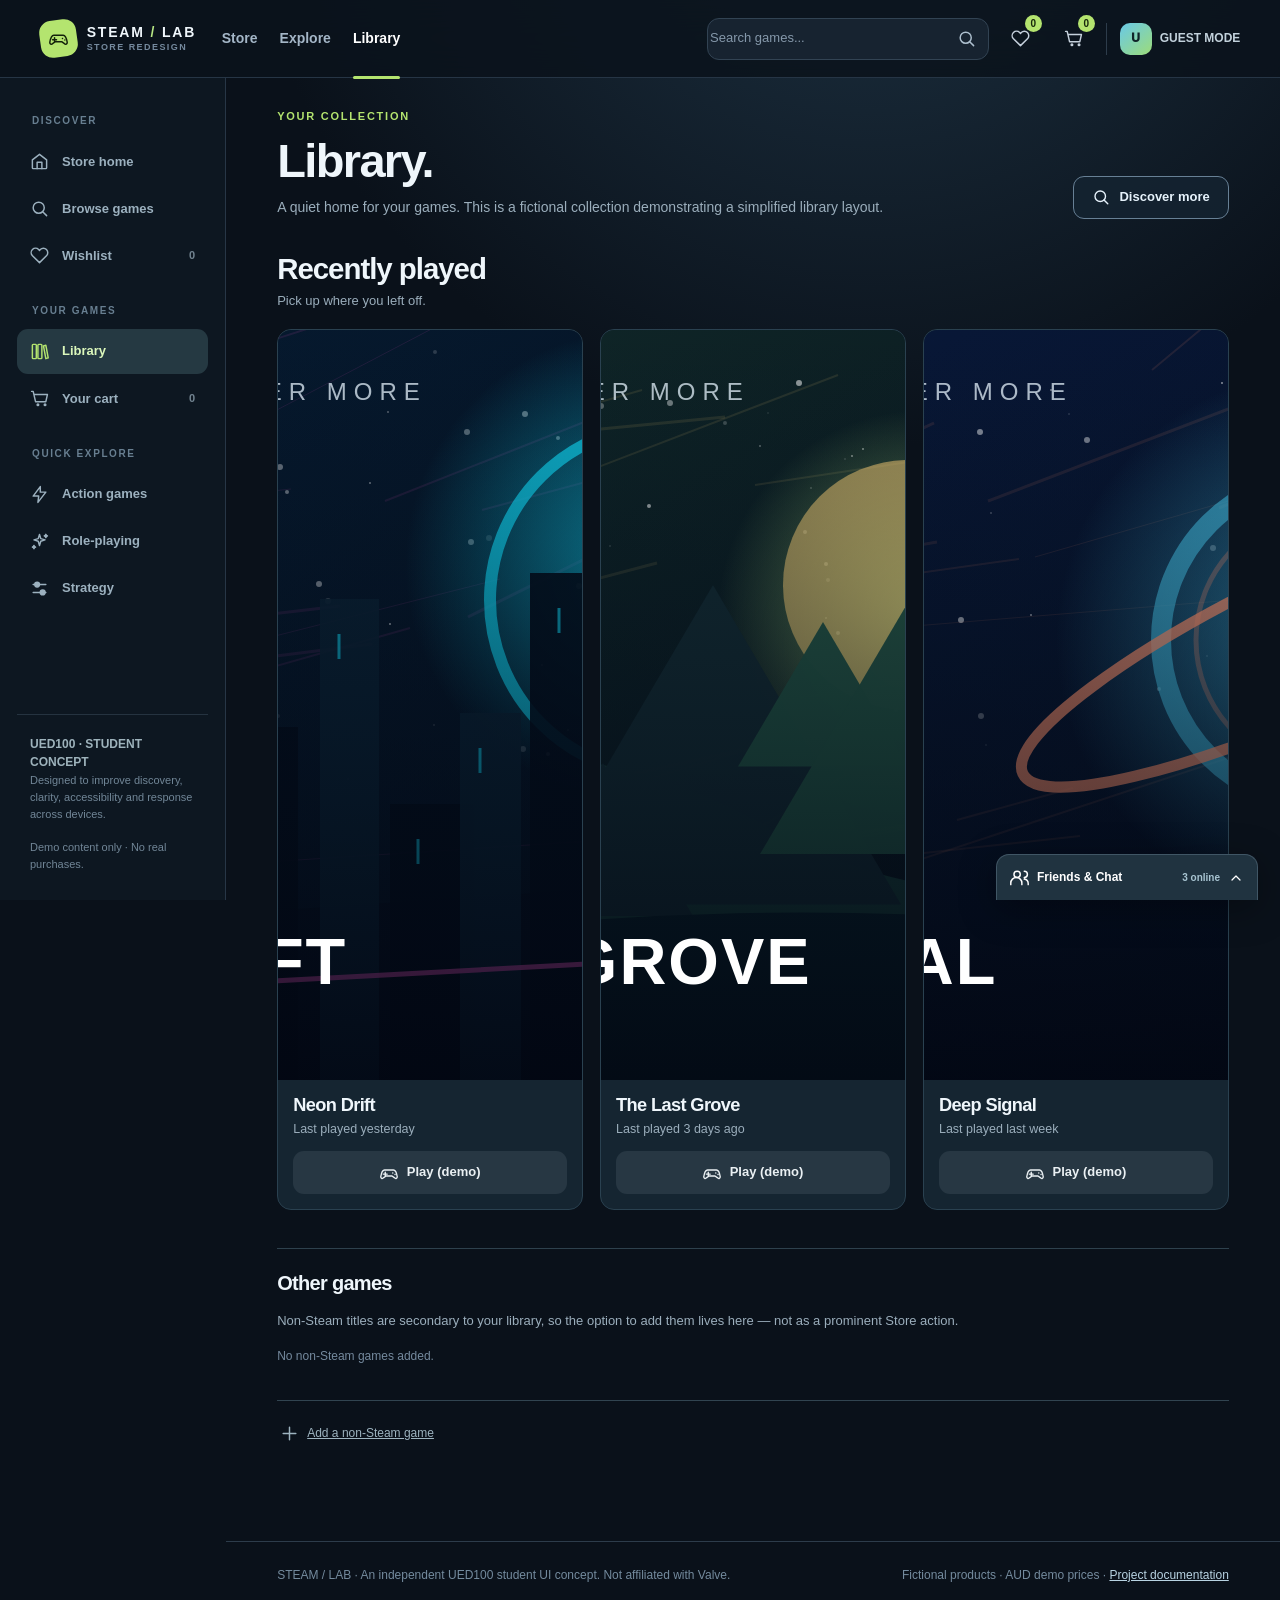
<file: library.html>
<!doctype html>
<html lang="en-AU"><head><meta charset="utf-8"><meta name="viewport" content="width=device-width,initial-scale=1"><meta name="theme-color" content="#0a111a"><meta name="description" content="UED100 Assessment 2: an accessible, responsive Steam Store redesign prototype with fictional games and working interactions."><title>Library | Steam Reimagined</title><link rel="stylesheet" href="css/styles.css"><script defer src="js/data.js"></script><script defer src="js/app.js"></script></head>
<body data-page="library"><a class="skip-link" href="#main">Skip to main content</a><div class="site-shell"><header class="topbar"><button class="icon-btn mobile-menu-btn" id="menu-toggle" type="button" aria-expanded="false" aria-controls="sidebar" aria-label="Toggle navigation"><svg class="ico" aria-hidden="true"><use href="assets/icons/sprite.svg#menu"></use></svg></button><a class="logo" href="index.html" aria-label="Steam Reimagined home"><span class="logo-mark"><svg class="ico" aria-hidden="true"><use href="assets/icons/sprite.svg#gamepad"></use></svg></span><span>STEAM<span style="color:#b7e784"> / </span>LAB<small>STORE REDESIGN</small></span></a><nav class="nav-main" aria-label="Primary navigation"><a href="index.html">Store</a><a href="browse.html">Explore</a><a href="library.html">Library</a></nav><div class="topbar-tools"><a href="browse.html" class="icon-btn mobile-search-link" aria-label="Search and browse games"><svg class="ico" aria-hidden="true"><use href="assets/icons/sprite.svg#search"></use></svg></a><form class="search-form" role="search" action="browse.html" method="get"><input type="search" name="q" id="global-search" placeholder="Search games..." aria-label="Search games" autocomplete="off"><button aria-label="Submit search" type="submit"><svg class="ico" aria-hidden="true"><use href="assets/icons/sprite.svg#search"></use></svg></button><div id="search-suggestions" class="search-suggestions" aria-label="Suggested games"></div></form><a class="icon-btn wishlist-navigation" href="wishlist.html" aria-label="Wishlist, 0 games"><svg class="ico" aria-hidden="true"><use href="assets/icons/sprite.svg#heart"></use></svg><span class="count-pill wishlist-count">0</span></a><a class="icon-btn cart-navigation" href="cart.html" aria-label="Shopping cart, 0 games"><svg class="ico" aria-hidden="true"><use href="assets/icons/sprite.svg#cart"></use></svg><span class="count-pill cart-count">0</span></a><div class="user-pill"><span class="avatar" aria-hidden="true">U</span><span>GUEST MODE</span></div></div></header>
<aside class="sidebar" id="sidebar" aria-label="Secondary navigation"><div class="side-heading" style="margin-top:1px">DISCOVER</div><a class="side-link" href="index.html"><svg class="ico" aria-hidden="true"><use href="assets/icons/sprite.svg#home"></use></svg> Store home</a><a class="side-link" href="browse.html"><svg class="ico" aria-hidden="true"><use href="assets/icons/sprite.svg#search"></use></svg> Browse games</a><a class="side-link" href="wishlist.html"><svg class="ico" aria-hidden="true"><use href="assets/icons/sprite.svg#heart"></use></svg> Wishlist <span class="sidebar-count wishlist-count">0</span></a><div class="side-heading">YOUR GAMES</div><a class="side-link" href="library.html"><svg class="ico" aria-hidden="true"><use href="assets/icons/sprite.svg#library"></use></svg> Library</a><a class="side-link" href="cart.html"><svg class="ico" aria-hidden="true"><use href="assets/icons/sprite.svg#cart"></use></svg> Your cart <span class="sidebar-count cart-count">0</span></a><div class="side-heading">QUICK EXPLORE</div><a class="side-link" href="browse.html?genre=Action"><svg class="ico" aria-hidden="true"><use href="assets/icons/sprite.svg#bolt"></use></svg> Action games</a><a class="side-link" href="browse.html?genre=RPG"><svg class="ico" aria-hidden="true"><use href="assets/icons/sprite.svg#sparkles"></use></svg> Role-playing</a><a class="side-link" href="browse.html?genre=Strategy"><svg class="ico" aria-hidden="true"><use href="assets/icons/sprite.svg#sliders"></use></svg> Strategy</a><div class="sidebar-footer"><strong>UED100 · STUDENT CONCEPT</strong><p>Designed to improve discovery, clarity, accessibility and response across devices.</p>Demo content only · No real purchases.</div></aside>
<div class="content-wrap"><main class="page-main" id="main" tabindex="-1"><noscript><div class="notice">JavaScript is required for interactive prototype features. You can still use the header and sidebar links to navigate.</div></noscript></main><footer class="global-footer"><span>STEAM / LAB · An independent UED100 student UI concept. Not affiliated with Valve.</span><span>Fictional products · AUD demo prices · <a href="docs/README.md">Project documentation</a></span></footer></div></div>
<div class="friends-dock" id="friends-dock"><div class="friends-panel" id="friends-panel"><div class="friend-panel-top">FRIENDS & CHAT · DEMO</div><div class="friend" data-status="playing"><span class="friend-avatar" data-i="0">AS</span><div><strong>ArcadiaSky</strong><small>Playing Aetherfall</small></div><span class="friend-dot playing" title="Playing a game" aria-label="Playing a game" role="img"></span></div><div class="friend" data-status="playing"><span class="friend-avatar" data-i="1">NP</span><div><strong>NeonPilot</strong><small>Playing Neon Drift</small></div><span class="friend-dot playing" title="Playing a game" aria-label="Playing a game" role="img"></span></div><div class="friend" data-status="online"><span class="friend-avatar" data-i="2">FR</span><div><strong>ForestRun</strong><small>Online</small></div><span class="friend-dot online" title="Online" aria-label="Online" role="img"></span></div><div class="friend" data-status="away"><span class="friend-avatar" data-i="3">DL</span><div><strong>Driftline</strong><small>Away</small></div><span class="friend-dot away" title="Away" aria-label="Away" role="img"></span></div><div class="friend" data-status="offline"><span class="friend-avatar" data-i="4">QH</span><div><strong>QuietHarbor</strong><small>Offline</small></div><span class="friend-dot offline" title="Offline" aria-label="Offline" role="img"></span></div><div class="friend-panel-foot">Fictional friend names · no messaging connection</div></div><button id="friends-toggle" type="button" class="friends-toggle" aria-controls="friends-panel" aria-expanded="false"><svg class="ico" aria-hidden="true"><use href="assets/icons/sprite.svg#users"></use></svg> Friends & Chat <small>3 online</small><svg class="ico friend-chevron" aria-hidden="true"><use href="assets/icons/sprite.svg#chevron-down"></use></svg></button></div>
<div id="toasts" class="toast-stack" aria-live="polite" aria-atomic="false"></div>
<dialog id="customize-dialog" class="modal" aria-labelledby="customize-title"><form id="customize-form" method="dialog"><div class="kicker">YOUR STORE, YOUR CHOICE</div><h2 id="customize-title">Customise shelves</h2><p>Control which discovery shelves appear on the Store homepage. Saved on this device only.</p><label class="modal-check"><input type="checkbox" id="shelf-pref-recommended"> Curated for you</label><label class="modal-check"><input type="checkbox" id="shelf-pref-offers"> Limited-time offers</label><label class="modal-check"><input type="checkbox" id="shelf-pref-popular"> Popular right now</label><div class="modal-actions"><button type="button" class="btn btn-neutral" data-action="close-modal">Cancel</button><button type="submit" class="btn btn-primary">Save preferences</button></div></form></dialog>
<dialog id="nonsteam-dialog" class="modal" aria-labelledby="nonsteam-heading"><div class="kicker">LIBRARY · SECONDARY ACTION</div><h2 id="nonsteam-heading">Add a non-Steam game</h2><p>Enter a display name to add a fictional shortcut to this demo Library. No programs will be installed or launched.</p><form class="modal-form" id="nonsteam-form"><label for="nonsteam-title">Game name<input class="field" id="nonsteam-title" maxlength="36" required placeholder="Example: My favourite game"></label><div id="nonsteam-error" class="modal-error" role="status"></div><div class="modal-actions"><button type="button" class="btn btn-neutral" data-action="close-modal">Cancel</button><button class="btn btn-primary" type="submit"><svg class="ico" aria-hidden="true"><use href="assets/icons/sprite.svg#plus"></use></svg> Add to Library</button></div></form></dialog>
<dialog id="checkout-dialog" class="modal" aria-labelledby="checkout-heading"><div class="kicker">DEMONSTRATION ONLY</div><h2 id="checkout-heading">Demo checkout</h2><p>The cart works, but no accounts, real games, card details or payments are connected. This deliberately avoids collecting sensitive data for a university prototype.</p><div class="modal-actions"><button type="button" class="btn btn-primary" data-action="close-modal">Continue browsing</button></div></dialog>
</body></html>
</file>
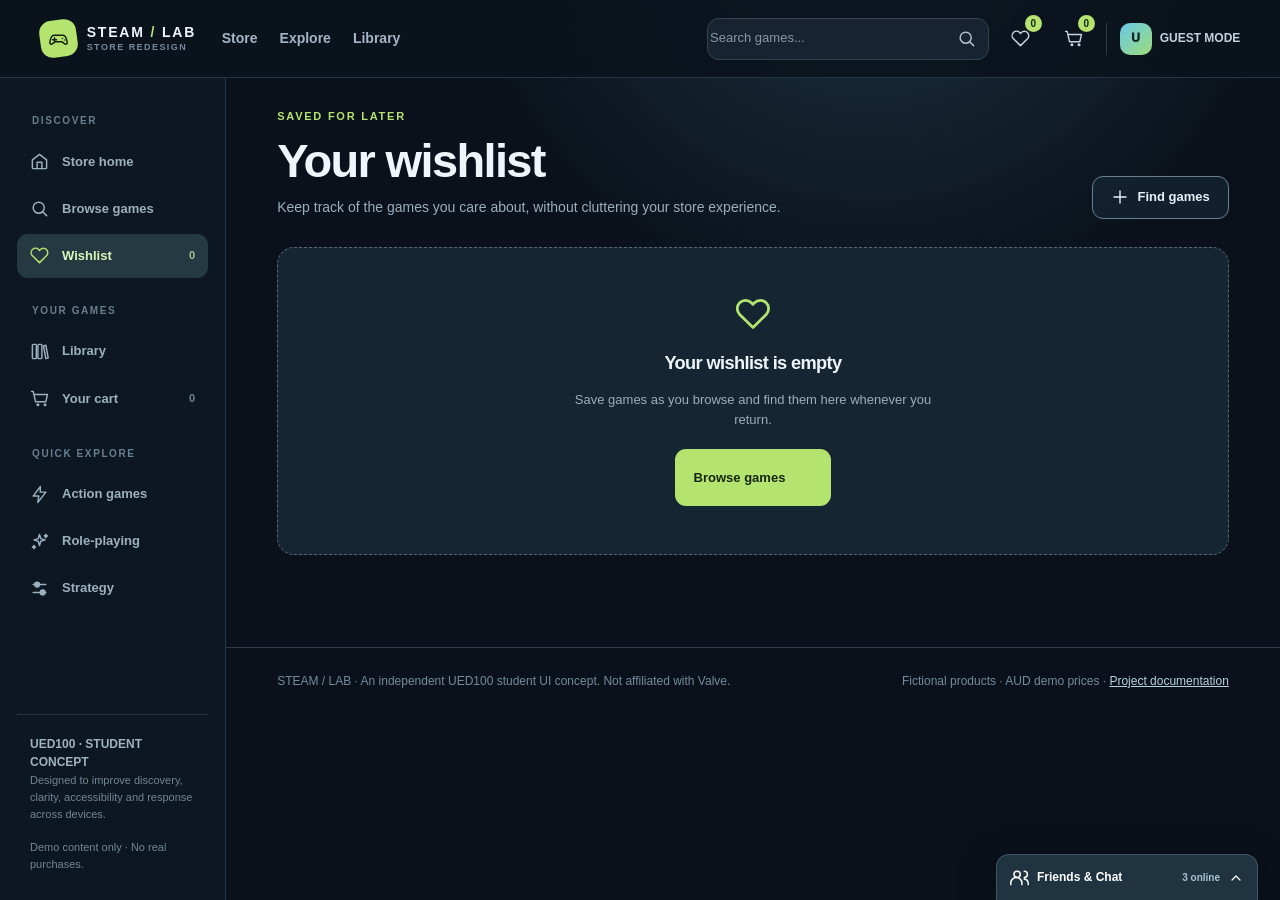
<file: wishlist.html>
<!doctype html>
<html lang="en-AU"><head><meta charset="utf-8"><meta name="viewport" content="width=device-width,initial-scale=1"><meta name="theme-color" content="#0a111a"><meta name="description" content="UED100 Assessment 2: an accessible, responsive Steam Store redesign prototype with fictional games and working interactions."><title>Wishlist | Steam Reimagined</title><link rel="stylesheet" href="css/styles.css"><script defer src="js/data.js"></script><script defer src="js/app.js"></script></head>
<body data-page="wishlist"><a class="skip-link" href="#main">Skip to main content</a><div class="site-shell"><header class="topbar"><button class="icon-btn mobile-menu-btn" id="menu-toggle" type="button" aria-expanded="false" aria-controls="sidebar" aria-label="Toggle navigation"><svg class="ico" aria-hidden="true"><use href="assets/icons/sprite.svg#menu"></use></svg></button><a class="logo" href="index.html" aria-label="Steam Reimagined home"><span class="logo-mark"><svg class="ico" aria-hidden="true"><use href="assets/icons/sprite.svg#gamepad"></use></svg></span><span>STEAM<span style="color:#b7e784"> / </span>LAB<small>STORE REDESIGN</small></span></a><nav class="nav-main" aria-label="Primary navigation"><a href="index.html">Store</a><a href="browse.html">Explore</a><a href="library.html">Library</a></nav><div class="topbar-tools"><a href="browse.html" class="icon-btn mobile-search-link" aria-label="Search and browse games"><svg class="ico" aria-hidden="true"><use href="assets/icons/sprite.svg#search"></use></svg></a><form class="search-form" role="search" action="browse.html" method="get"><input type="search" name="q" id="global-search" placeholder="Search games..." aria-label="Search games" autocomplete="off"><button aria-label="Submit search" type="submit"><svg class="ico" aria-hidden="true"><use href="assets/icons/sprite.svg#search"></use></svg></button><div id="search-suggestions" class="search-suggestions" aria-label="Suggested games"></div></form><a class="icon-btn wishlist-navigation" href="wishlist.html" aria-label="Wishlist, 0 games"><svg class="ico" aria-hidden="true"><use href="assets/icons/sprite.svg#heart"></use></svg><span class="count-pill wishlist-count">0</span></a><a class="icon-btn cart-navigation" href="cart.html" aria-label="Shopping cart, 0 games"><svg class="ico" aria-hidden="true"><use href="assets/icons/sprite.svg#cart"></use></svg><span class="count-pill cart-count">0</span></a><div class="user-pill"><span class="avatar" aria-hidden="true">U</span><span>GUEST MODE</span></div></div></header>
<aside class="sidebar" id="sidebar" aria-label="Secondary navigation"><div class="side-heading" style="margin-top:1px">DISCOVER</div><a class="side-link" href="index.html"><svg class="ico" aria-hidden="true"><use href="assets/icons/sprite.svg#home"></use></svg> Store home</a><a class="side-link" href="browse.html"><svg class="ico" aria-hidden="true"><use href="assets/icons/sprite.svg#search"></use></svg> Browse games</a><a class="side-link" href="wishlist.html"><svg class="ico" aria-hidden="true"><use href="assets/icons/sprite.svg#heart"></use></svg> Wishlist <span class="sidebar-count wishlist-count">0</span></a><div class="side-heading">YOUR GAMES</div><a class="side-link" href="library.html"><svg class="ico" aria-hidden="true"><use href="assets/icons/sprite.svg#library"></use></svg> Library</a><a class="side-link" href="cart.html"><svg class="ico" aria-hidden="true"><use href="assets/icons/sprite.svg#cart"></use></svg> Your cart <span class="sidebar-count cart-count">0</span></a><div class="side-heading">QUICK EXPLORE</div><a class="side-link" href="browse.html?genre=Action"><svg class="ico" aria-hidden="true"><use href="assets/icons/sprite.svg#bolt"></use></svg> Action games</a><a class="side-link" href="browse.html?genre=RPG"><svg class="ico" aria-hidden="true"><use href="assets/icons/sprite.svg#sparkles"></use></svg> Role-playing</a><a class="side-link" href="browse.html?genre=Strategy"><svg class="ico" aria-hidden="true"><use href="assets/icons/sprite.svg#sliders"></use></svg> Strategy</a><div class="sidebar-footer"><strong>UED100 · STUDENT CONCEPT</strong><p>Designed to improve discovery, clarity, accessibility and response across devices.</p>Demo content only · No real purchases.</div></aside>
<div class="content-wrap"><main class="page-main" id="main" tabindex="-1"><noscript><div class="notice">JavaScript is required for interactive prototype features. You can still use the header and sidebar links to navigate.</div></noscript></main><footer class="global-footer"><span>STEAM / LAB · An independent UED100 student UI concept. Not affiliated with Valve.</span><span>Fictional products · AUD demo prices · <a href="docs/README.md">Project documentation</a></span></footer></div></div>
<div class="friends-dock" id="friends-dock"><div class="friends-panel" id="friends-panel"><div class="friend-panel-top">FRIENDS & CHAT · DEMO</div><div class="friend" data-status="playing"><span class="friend-avatar" data-i="0">AS</span><div><strong>ArcadiaSky</strong><small>Playing Aetherfall</small></div><span class="friend-dot playing" title="Playing a game" aria-label="Playing a game" role="img"></span></div><div class="friend" data-status="playing"><span class="friend-avatar" data-i="1">NP</span><div><strong>NeonPilot</strong><small>Playing Neon Drift</small></div><span class="friend-dot playing" title="Playing a game" aria-label="Playing a game" role="img"></span></div><div class="friend" data-status="online"><span class="friend-avatar" data-i="2">FR</span><div><strong>ForestRun</strong><small>Online</small></div><span class="friend-dot online" title="Online" aria-label="Online" role="img"></span></div><div class="friend" data-status="away"><span class="friend-avatar" data-i="3">DL</span><div><strong>Driftline</strong><small>Away</small></div><span class="friend-dot away" title="Away" aria-label="Away" role="img"></span></div><div class="friend" data-status="offline"><span class="friend-avatar" data-i="4">QH</span><div><strong>QuietHarbor</strong><small>Offline</small></div><span class="friend-dot offline" title="Offline" aria-label="Offline" role="img"></span></div><div class="friend-panel-foot">Fictional friend names · no messaging connection</div></div><button id="friends-toggle" type="button" class="friends-toggle" aria-controls="friends-panel" aria-expanded="false"><svg class="ico" aria-hidden="true"><use href="assets/icons/sprite.svg#users"></use></svg> Friends & Chat <small>3 online</small><svg class="ico friend-chevron" aria-hidden="true"><use href="assets/icons/sprite.svg#chevron-down"></use></svg></button></div>
<div id="toasts" class="toast-stack" aria-live="polite" aria-atomic="false"></div>
<dialog id="customize-dialog" class="modal" aria-labelledby="customize-title"><form id="customize-form" method="dialog"><div class="kicker">YOUR STORE, YOUR CHOICE</div><h2 id="customize-title">Customise shelves</h2><p>Control which discovery shelves appear on the Store homepage. Saved on this device only.</p><label class="modal-check"><input type="checkbox" id="shelf-pref-recommended"> Curated for you</label><label class="modal-check"><input type="checkbox" id="shelf-pref-offers"> Limited-time offers</label><label class="modal-check"><input type="checkbox" id="shelf-pref-popular"> Popular right now</label><div class="modal-actions"><button type="button" class="btn btn-neutral" data-action="close-modal">Cancel</button><button type="submit" class="btn btn-primary">Save preferences</button></div></form></dialog>
<dialog id="nonsteam-dialog" class="modal" aria-labelledby="nonsteam-heading"><div class="kicker">LIBRARY · SECONDARY ACTION</div><h2 id="nonsteam-heading">Add a non-Steam game</h2><p>Enter a display name to add a fictional shortcut to this demo Library. No programs will be installed or launched.</p><form class="modal-form" id="nonsteam-form"><label for="nonsteam-title">Game name<input class="field" id="nonsteam-title" maxlength="36" required placeholder="Example: My favourite game"></label><div id="nonsteam-error" class="modal-error" role="status"></div><div class="modal-actions"><button type="button" class="btn btn-neutral" data-action="close-modal">Cancel</button><button class="btn btn-primary" type="submit"><svg class="ico" aria-hidden="true"><use href="assets/icons/sprite.svg#plus"></use></svg> Add to Library</button></div></form></dialog>
<dialog id="checkout-dialog" class="modal" aria-labelledby="checkout-heading"><div class="kicker">DEMONSTRATION ONLY</div><h2 id="checkout-heading">Demo checkout</h2><p>The cart works, but no accounts, real games, card details or payments are connected. This deliberately avoids collecting sensitive data for a university prototype.</p><div class="modal-actions"><button type="button" class="btn btn-primary" data-action="close-modal">Continue browsing</button></div></dialog>
</body></html>
</file>
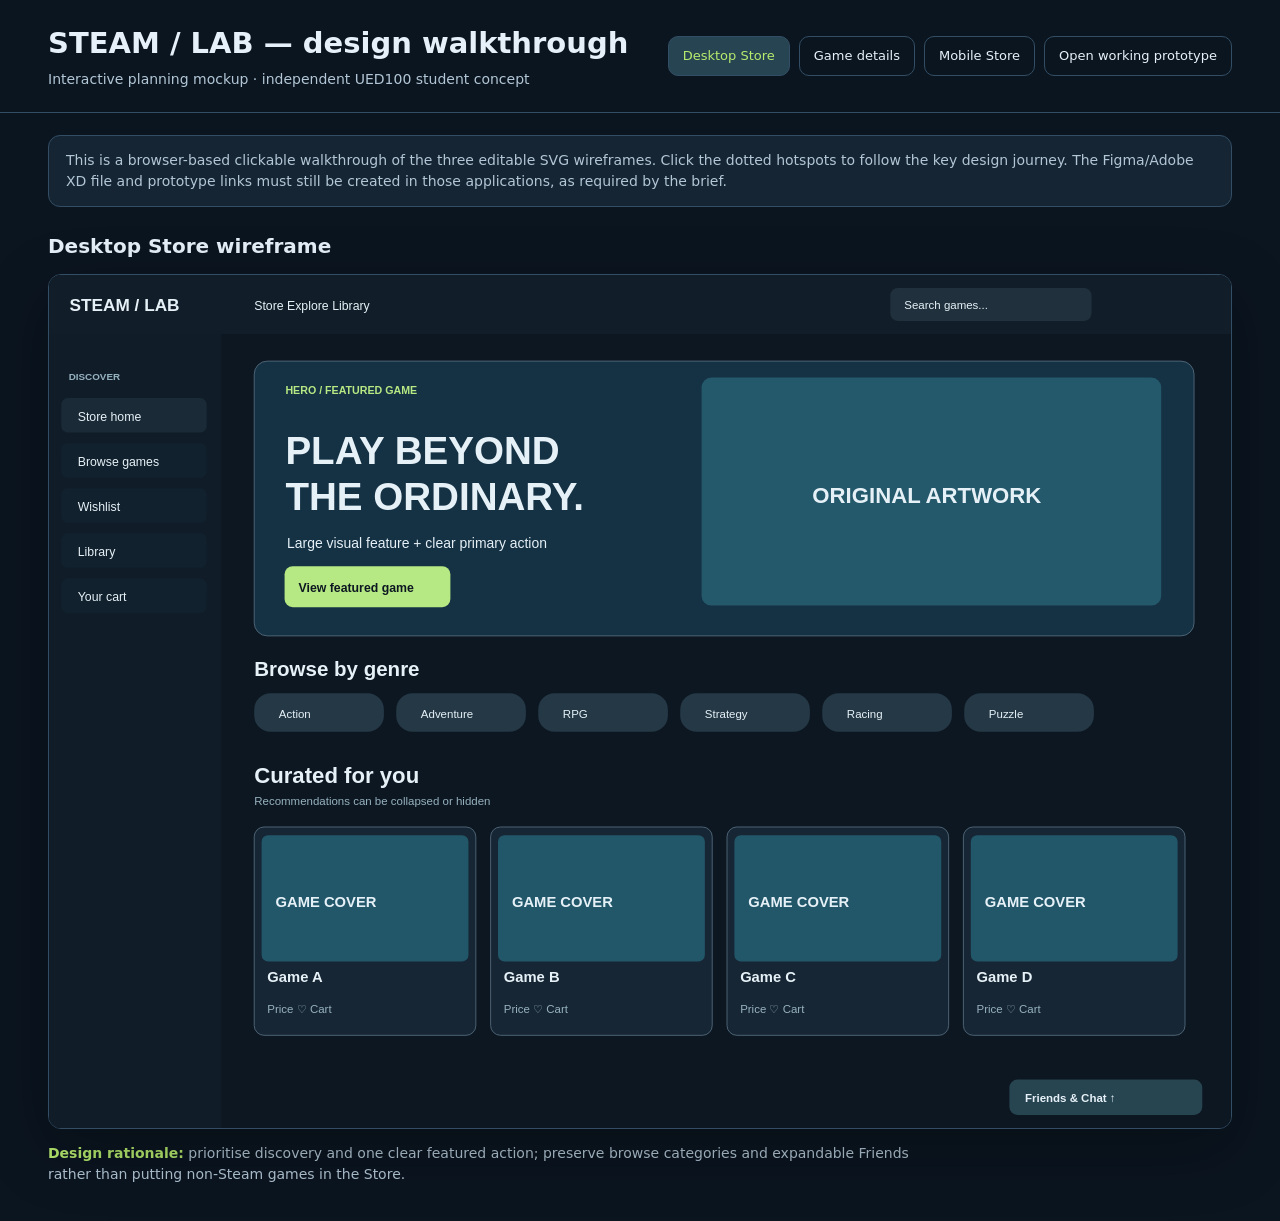
<file: design/interactive_wireframes.html>
<!doctype html>
<html lang="en-AU">
<head>
<meta charset="utf-8"><meta name="viewport" content="width=device-width,initial-scale=1">
<title>STEAM / LAB — interactive wireframe walkthrough</title>
<style>
:root{color-scheme:dark;--ink:#e6f0f8;--muted:#b2c6d5;--edge:#334e64;--bg:#0b1520;--lime:#b7eb6e}*{box-sizing:border-box}
body{margin:0;background:var(--bg);color:var(--ink);font:16px/1.5 system-ui,Segoe UI,sans-serif}
header{padding:22px clamp(18px,4vw,48px);border-bottom:1px solid var(--edge);display:flex;align-items:center;justify-content:space-between;gap:20px;flex-wrap:wrap}
h1{font-size:clamp(20px,2.8vw,29px);margin:0}header p{margin:3px 0 0;color:var(--muted);font-size:14px}
nav{display:flex;flex-wrap:wrap;gap:9px}nav a,.back{color:var(--ink);border:1px solid var(--edge);border-radius:10px;padding:9px 14px;text-decoration:none;font-size:13px}
nav a[aria-current="page"],nav a:hover,.back:hover{background:#274453;color:var(--lime)}
main{max-width:1620px;margin:0 auto;padding:22px clamp(18px,4vw,48px)}
.info{background:#152534;border:1px solid var(--edge);border-radius:12px;padding:14px 17px;margin:0 0 24px;color:var(--muted);font-size:14px}
.frame{display:none}.frame:target{display:block}.frame:first-of-type{display:block}main:has(.frame:target) .frame:first-of-type:not(:target){display:none}
.frame h2{font-size:20px;margin:0 0 13px}.mockup{position:relative;display:block;max-width:1440px;overflow:hidden;border:1px solid var(--edge);border-radius:13px;box-shadow:0 20px 65px #0005}
.mockup img{display:block;width:100%;height:auto}.mockup.mobile{max-width:390px}
.hotspot{position:absolute;display:flex;align-items:center;justify-content:center;border:2px dashed transparent;background:transparent;text-align:center;text-decoration:none;color:white;font-size:13px;font-weight:800;transition:background .15s,border-color .15s;outline-offset:-2px}
.hotspot:hover,.hotspot:focus-visible{background:#b7eb6e29;border-color:var(--lime);outline:3px solid var(--lime)}.hotspot span{background:#0d213bcc;border:1px solid #8fb957;color:#e8ffcf;border-radius:7px;padding:5px 8px;opacity:0}
.hotspot:hover span,.hotspot:focus-visible span{opacity:1}
.flow{max-width:900px;margin-top:14px;color:var(--muted);font-size:14px}.flow strong{color:var(--lime)}
@media(prefers-reduced-motion:reduce){.hotspot{transition:none}}
</style>
</head>
<body>
<header><div><h1>STEAM / LAB — design walkthrough</h1><p>Interactive planning mockup · independent UED100 student concept</p></div><nav aria-label="Wireframe screens"><a href="#store">Desktop Store</a><a href="#detail">Game details</a><a href="#mobile">Mobile Store</a><a class="back" href="../index.html">Open working prototype</a></nav></header>
<main>
<p class="info">This is a browser-based clickable walkthrough of the three editable SVG wireframes. Click the dotted hotspots to follow the key design journey. The Figma/Adobe XD file and prototype links must still be created in those applications, as required by the brief.</p>
<section id="store" class="frame" aria-labelledby="store-title"><h2 id="store-title">Desktop Store wireframe</h2>
<div class="mockup"><img src="desktop_home_wireframe.svg" alt="Desktop Steam Store redesign wireframe showing navigation, featured content, product discovery and Friends drawer">
<a href="#detail" class="hotspot" aria-label="View featured game details" style="left:21%;top:23%;width:46%;height:36%"><span>View featured game</span></a>
<a href="../browse.html" class="hotspot" aria-label="Open functional Browse screen" style="left:18%;top:6%;width:23%;height:6%"><span>Try Browse</span></a>
<a href="#mobile" class="hotspot" aria-label="See mobile layout" style="left:75%;top:8%;width:18%;height:8%"><span>See mobile</span></a></div>
<p class="flow"><strong>Design rationale:</strong> prioritise discovery and one clear featured action; preserve browse categories and expandable Friends rather than putting non-Steam games in the Store.</p></section>
<section id="detail" class="frame" aria-labelledby="detail-title"><h2 id="detail-title">Game details wireframe</h2>
<div class="mockup"><img src="desktop_game_wireframe.svg" alt="Desktop game details wireframe with artwork, genre tags, price, purchase controls and media gallery">
<a href="#store" class="hotspot" aria-label="Back to Store wireframe" style="left:13%;top:12%;width:25%;height:10%"><span>Back to Store</span></a>
<a href="../game.html?id=neon-drift" class="hotspot" aria-label="Open live game details demo" style="left:69%;top:45%;width:27%;height:22%"><span>Try functional details</span></a></div>
<p class="flow"><strong>Design rationale:</strong> keep purchase and wishlist controls beside the primary game information, with media previews secondary.</p></section>
<section id="mobile" class="frame" aria-labelledby="mobile-title"><h2 id="mobile-title">Mobile Store wireframe</h2>
<div class="mockup mobile"><img src="mobile_home_wireframe.svg" alt="Mobile Steam Store redesign wireframe with compact navigation, featured game, category chips and a recommended shelf">
<a href="#detail" class="hotspot" aria-label="See featured game details" style="left:6%;top:14%;width:89%;height:27%"><span>View featured game</span></a>
<a href="../browse.html" class="hotspot" aria-label="Open live Browse screen" style="left:6%;top:44%;width:89%;height:12%"><span>Try responsive Browse</span></a></div>
<p class="flow"><strong>Design rationale:</strong> show the most-used shopping actions first and progressively reveal lower-priority recommendations on smaller screens.</p></section>
</main>
<script>
function highlightTab(){const h=location.hash||'#store';document.querySelectorAll('nav a[href^="#"]').forEach(a=>{if(a.getAttribute('href')===h)a.setAttribute('aria-current','page');else a.removeAttribute('aria-current')})}
window.addEventListener('hashchange',highlightTab);highlightTab();
</script>
</body>
</html>
</file>
<file: css/styles.css>
/* UED100 | Steam-inspired redesign prototype. Original styling, no external dependencies. */
:root{--bg:#0a111a;--bg2:#0e1721;--panel:#131f2b;--panel2:#192734;--panel3:#213240;--line:#2d3c4b;--text:#eff6fb;--muted:#9baebc;--soft:#758a9e;--lime:#b4e46f;--lime2:#92c94d;--sky:#54d3f0;--danger:#ff9c9c;--radius:18px;--shadow:0 18px 45px #03091180;--sidebar:226px;--top:78px;font-family:Inter,"Segoe UI",Arial,sans-serif;color-scheme:dark}
*{box-sizing:border-box}html{scroll-behavior:smooth}body{margin:0;background:radial-gradient(circle at 68% -12%,#1f3546 0,transparent 32%),var(--bg);color:var(--text);min-height:100vh;font-size:15px;line-height:1.55}button,input,select{font:inherit}button{cursor:pointer}button:disabled{cursor:not-allowed;opacity:.5}a{color:inherit;text-decoration:none}a:hover{text-decoration:none}p{margin:0 0 1rem}h1,h2,h3,h4{line-height:1.15;margin:0 0 1rem;letter-spacing:-.035em}h1{font-size:clamp(2rem,4vw,3.9rem)}h2{font-size:clamp(1.45rem,2.3vw,2.05rem)}h3{font-size:1.14rem}small{color:var(--muted)}img{max-width:100%;display:block}svg.ico{height:19px;width:19px;fill:none;stroke:currentColor;stroke-width:1.85;stroke-linecap:round;stroke-linejoin:round;flex:none}svg.ico.fill{fill:currentColor;stroke-width:0}button:focus-visible,a:focus-visible,input:focus-visible,select:focus-visible,[tabindex]:focus-visible{outline:3px solid #c8f187;outline-offset:3px}.skip-link{position:absolute;top:-80px;left:12px;background:#f0ffc7;color:#091521;padding:10px 14px;z-index:1000;border-radius:7px}.skip-link:focus{top:8px}.site-shell{display:grid;grid-template-columns:var(--sidebar) minmax(0,1fr);grid-template-rows:var(--top) auto;min-height:100vh}.topbar{grid-column:1/-1;grid-row:1;background:#0b131cdd;border-bottom:1px solid #263545;display:flex;align-items:center;gap:clamp(14px,2vw,40px);padding:0 3.1%;position:sticky;top:0;z-index:30;backdrop-filter:blur(24px)}.logo{display:inline-flex;align-items:center;gap:10px;font-size:14px;font-weight:900;letter-spacing:.13em;white-space:nowrap}.logo-mark{display:grid;place-items:center;background:var(--lime);height:37px;width:37px;border-radius:12px;color:#13200a;transform:rotate(-8deg)}.logo-mark svg{transform:rotate(8deg)}.logo span:last-child small{display:block;font-size:9px;letter-spacing:.16em;font-weight:750;margin-top:-2px;color:var(--soft)}.nav-main{display:flex;align-items:center;gap:22px;height:100%;white-space:nowrap}.nav-main a{color:#a4b6c7;font-size:14px;font-weight:700;padding:8px 0;position:relative}.nav-main a.active,.nav-main a:hover{color:#fff}.nav-main a.active:after{content:"";background:var(--lime);height:3px;border-radius:3px;bottom:-22px;left:0;right:0;position:absolute}.topbar-tools{display:flex;align-items:center;gap:11px;margin-left:auto;min-width:0}.search-form{height:42px;position:relative;display:flex;align-items:center;background:#172330;border:1px solid #324353;border-radius:12px;flex:1;min-width:120px;width:clamp(210px,22vw,340px)}.search-form:focus-within{border-color:var(--lime)}.search-form button{background:none;border:none;color:#adbfce;padding:10px 12px;display:flex}.search-form input{border:0;outline:0;background:none;color:white;width:100%;min-width:0;padding-right:6px;font-size:13px}.search-form input::placeholder{color:#8598aa}.search-suggestions{position:absolute;top:calc(100% + 7px);left:0;right:0;border:1px solid var(--line);background:#1a2835;box-shadow:var(--shadow);border-radius:12px;padding:8px;display:none;z-index:50}.search-suggestions.open{display:block}.suggestion{display:flex;align-items:center;gap:9px;padding:7px;color:var(--text);border-radius:8px;font-size:13px}.suggestion:hover,.suggestion:focus-visible{background:var(--panel3)}.suggestion img{width:49px;height:36px;object-fit:cover;border-radius:5px}.suggestion small{display:block;font-size:11px}.icon-btn{min-height:41px;min-width:42px;background:transparent;border:1px solid transparent;color:#c5d0dc;display:inline-flex;align-items:center;justify-content:center;gap:6px;border-radius:10px;position:relative}.icon-btn:hover,.icon-btn.active{border-color:#324454;background:#1b2936;color:#fff}.count-pill{position:absolute;right:-1px;top:-4px;background:var(--lime);color:#17270b;font-size:10px;min-width:17px;height:17px;display:grid;place-items:center;font-weight:850;border-radius:20px;padding:0 4px}.user-pill{display:flex;align-items:center;gap:8px;font-weight:750;font-size:12px;color:#c2d1db;border-left:1px solid var(--line);padding-left:13px;white-space:nowrap}.avatar{display:grid;place-items:center;width:32px;height:32px;border-radius:10px;background:linear-gradient(140deg,#69c9e8,#9ddc79);font-weight:950;color:#102429}.mobile-menu-btn{display:none}.sidebar{grid-column:1;grid-row:2;background:#0d1721;border-right:1px solid #273646;padding:34px 17px 22px;display:flex;flex-direction:column;position:sticky;top:var(--top);height:calc(100vh - var(--top));overflow-y:auto}.eyebrow{font-size:10px;letter-spacing:.18em;font-weight:850;text-transform:uppercase;color:var(--lime);margin-bottom:9px}.side-heading{font-size:10px;font-weight:850;letter-spacing:.16em;text-transform:uppercase;color:#687f91;padding:0 15px;margin:22px 0 11px}.side-link{display:flex;align-items:center;gap:13px;padding:12px 13px;border-radius:11px;margin-bottom:3px;color:#9cb1bf;font-size:13px;font-weight:650}.side-link:hover{background:#1b2a37;color:#e8f2f8}.side-link.active{background:#253942;color:#dbf7bb}.side-link.active .ico{color:var(--lime)}.side-link .sidebar-count{margin-left:auto;font-size:11px;opacity:.7}.sidebar-footer{margin-top:auto;padding:20px 13px 5px;border-top:1px solid #253340;color:#718697;font-size:11px}.sidebar-footer strong{color:#9eb3bc;font-size:12px}.sidebar-footer a{color:#b8d4a2;text-decoration:underline}.content-wrap{grid-row:2;grid-column:2;min-width:0;position:relative}.page-main{max-width:1480px;padding:30px clamp(22px,4vw,72px) 92px;margin:0 auto}.global-footer{border-top:1px solid var(--line);padding:24px clamp(22px,4vw,72px);max-width:1480px;margin:0 auto;color:#748b9e;font-size:12px;display:flex;flex-wrap:wrap;gap:15px;justify-content:space-between}.global-footer a{color:#b8d3e2;text-decoration:underline}.kicker{font-size:11px;letter-spacing:.16em;text-transform:uppercase;color:var(--lime);font-weight:900;margin-bottom:9px}.section-header{display:flex;align-items:end;gap:12px;justify-content:space-between;margin:33px 0 18px}.section-header h2{margin:0}.section-header p{font-size:13px;color:var(--muted);margin:5px 0 0}.text-link{color:#bce995;font-weight:800;font-size:13px;display:inline-flex;align-items:center;gap:7px}.text-link:hover{color:#f1ffdf}.text-link .ico{width:16px;height:16px}.hero{border:1px solid #344454;border-radius:22px;overflow:hidden;position:relative;background:linear-gradient(100deg,#142e45,#17273a 60%,#0a1220);min-height:420px;box-shadow:var(--shadow);display:flex}.hero-copy{position:relative;z-index:2;width:53%;padding:clamp(28px,4vw,58px);display:flex;flex-direction:column;justify-content:center}.hero h1{max-width:9ch;text-transform:uppercase;font-size:clamp(43px,5vw,74px);line-height:.98;margin:0 0 19px}.hero h1 span{color:var(--lime)}.hero p{font-size:15px;max-width:380px;color:#c7d7e5}.hero-art{position:absolute;right:0;top:0;height:100%;width:62%;object-fit:cover;object-position:62% center;mask-image:linear-gradient(90deg,transparent 0%,#000 35%)}.hero:after{content:"";pointer-events:none;position:absolute;inset:0;background:linear-gradient(0deg,#07121a66,transparent 65%)}.hero-pills{display:flex;gap:8px;flex-wrap:wrap;margin:4px 0 24px}.pill{display:inline-flex;gap:6px;align-items:center;border:1px solid #ffffff32;border-radius:20px;padding:4px 10px;font-size:11px;color:#d4e7eb;background:#0b1f2d99;font-weight:700}.hero-actions{display:flex;align-items:center;gap:11px;flex-wrap:wrap}.btn{display:inline-flex;align-items:center;justify-content:center;gap:9px;border:1px solid transparent;border-radius:11px;font-size:13px;font-weight:850;min-height:43px;padding:11px 18px;line-height:1.1}.btn .ico{width:18px;height:18px}.btn-primary{background:var(--lime);color:#16250c}.btn-primary:hover{background:#d0f29d}.btn-outline{background:#152432c7;border:1px solid #678095;color:#e6f2fb}.btn-outline:hover{background:#263b4c}.btn-neutral{background:#273743;color:#eaf0f3}.btn-neutral:hover{background:#354b5d}.btn-danger{border-color:#774c52;background:#39252d;color:#ffbdc3}.mini-stats{display:flex;align-items:center;gap:21px;flex-wrap:wrap;margin:19px 1px 0;color:#b7c9d8;font-size:11px}.mini-stats strong{font-weight:850;color:#e5f2f9}.feature-strip{display:grid;grid-template-columns:repeat(3,1fr);gap:14px;margin:18px 0 24px}.feature{border:1px solid #2c3d4a;border-radius:13px;background:#1726318f;display:flex;align-items:center;gap:13px;padding:15px 16px}.feature-icon{width:40px;height:40px;border-radius:12px;display:grid;place-items:center;background:#243e42;color:var(--lime);flex:none}.feature strong{font-size:12px;display:block}.feature small{display:block;font-size:11px;margin-top:1px}.category-row{display:flex;gap:10px;flex-wrap:wrap}.category-chip{border:1px solid #324858;color:#cbdbe7;background:#162732;border-radius:24px;padding:10px 15px;font-weight:750;font-size:12px}.category-chip:hover,.category-chip.active{color:#16250c;background:var(--lime);border-color:var(--lime)}.shelf{border-radius:17px}.shelf.collapsed .game-grid{display:none}.shelf.collapsed .section-header{margin-bottom:0}.shelf-toggle{background:none;color:#9cb1bf;border:1px solid #3c5060;border-radius:9px;padding:8px;display:inline-grid;place-items:center}.shelf-toggle svg{transition:transform .2s}.shelf.collapsed .shelf-toggle svg{transform:rotate(-90deg)}.game-grid{display:grid;grid-template-columns:repeat(4,minmax(0,1fr));gap:17px}.game-card{border:1px solid #2a3b49;background:#16232f;border-radius:15px;min-width:0;overflow:hidden;transition:transform .2s,border-color .2s}.game-card:hover,.game-card:focus-within{transform:translateY(-4px);border-color:#708d89}.game-art{display:block;position:relative;aspect-ratio:1.48;overflow:hidden;background:#0c1824}.game-art img{width:100%;height:100%;object-fit:cover;transition:transform .4s}.game-card:hover img{transform:scale(1.05)}.card-tag{position:absolute;top:12px;left:12px;background:#0a1727d9;padding:5px 8px;border:1px solid #ffffff33;color:#e7f6ff;font-size:9px;font-weight:850;letter-spacing:.12em;border-radius:5px}.discount{background:var(--lime);color:#152411;border-radius:5px;font-weight:900;font-size:11px;padding:3px 6px}.game-copy{padding:15px}.game-title{font-size:15px;font-weight:850;display:block;line-height:1.3;margin:0 0 5px}.game-title:hover{color:#c2ed8f}.game-meta{color:#93a8b9;font-size:11px;margin-bottom:12px}.game-bottom{display:flex;align-items:center;justify-content:space-between;gap:8px}.price-group{display:flex;align-items:center;gap:7px;flex-wrap:wrap}.price{font-size:14px;font-weight:850}.old-price{color:#8295a2;font-size:11px;text-decoration:line-through}.small-actions{display:flex;gap:4px}.small-actions button{display:grid;place-items:center;width:32px;height:32px;background:#223440;border:1px solid #3b4e59;border-radius:8px;color:#aac2ce}.small-actions button:hover{color:#fff;background:#324957}.small-actions button.selected{color:var(--lime);background:#354931}.small-actions .ico{width:17px;height:17px}.highlight{display:flex;gap:23px;padding:27px;margin-top:39px;background:linear-gradient(125deg,#1c313f,#1a2b31);border:1px solid #36505c;border-radius:18px;align-items:center;justify-content:space-between}.highlight h3{font-size:21px;margin:0 0 8px}.highlight p{font-size:13px;color:#b8cdd7;max-width:620px;margin:0}.highlight .btn{flex:none}.page-heading{margin-bottom:28px;display:flex;align-items:end;justify-content:space-between;gap:20px}.page-heading h1{font-size:clamp(31px,4vw,47px);margin:3px 0 9px}.page-heading p{color:var(--muted);max-width:650px;margin:0;font-size:14px}.browse-layout{display:grid;grid-template-columns:216px minmax(0,1fr);gap:25px}.filters{border:1px solid #2b4050;background:#14222e;padding:20px;border-radius:15px;align-self:start}.filters h3{font-size:14px;margin-bottom:18px}.filter-group{display:grid;gap:8px;margin:0 0 22px}.filter-group label{display:flex;align-items:center;gap:10px;font-size:13px;color:#c2d1db;cursor:pointer}.filter-group label input{accent-color:var(--lime);width:16px;height:16px}.filter-heading{font-size:10px;color:#7f95a7;letter-spacing:.15em;font-weight:900;margin-bottom:11px}.control-row{display:flex;align-items:center;justify-content:space-between;gap:12px;margin-bottom:18px;flex-wrap:wrap}.field,.select{background:#192b37;border:1px solid #415565;color:#eaf3f8;padding:11px 13px;border-radius:10px;min-height:42px}.field:focus,.select:focus{border-color:var(--lime)}.sort-label{display:flex;gap:9px;align-items:center;color:var(--muted);font-size:12px}.result-grid{display:grid;grid-template-columns:repeat(3,minmax(0,1fr));gap:16px}.empty{background:#152532;border:1px dashed #526778;border-radius:17px;padding:48px 24px;text-align:center;color:var(--muted)}.empty svg{width:36px;height:36px;color:var(--lime);margin-bottom:15px}.empty h3{color:var(--text)}.empty p{max-width:390px;margin:0 auto 19px;font-size:13px}.detail-hero{display:grid;grid-template-columns:minmax(0,1.35fr) minmax(290px,.9fr);gap:30px;align-items:start}.detail-visual{overflow:hidden;border-radius:18px;border:1px solid #435569;background:#142432}.detail-visual img{width:100%;aspect-ratio:1.55;object-fit:cover}.detail-side h1{font-size:clamp(31px,3.7vw,54px)}.detail-side p{color:#bdccda;font-size:14px}.detail-tags{display:flex;gap:7px;flex-wrap:wrap;margin:14px 0 20px}.detail-tags span{background:#263a48;color:#bed4e1;font-size:11px;border-radius:6px;padding:5px 9px}.detail-price{font-size:25px;font-weight:950;margin:17px 0}.detail-buttons{display:flex;flex-wrap:wrap;gap:10px}.detail-facts{display:grid;gap:11px;margin-top:25px;padding-top:20px;border-top:1px solid #344755;font-size:12px}.detail-facts div{display:flex;justify-content:space-between;gap:20px}.detail-facts span:first-child{color:var(--muted)}.detail-facts span:last-child{font-weight:800}.media-row{display:grid;grid-template-columns:repeat(3,minmax(0,1fr));gap:14px}.media-row figure{margin:0;border:1px solid #334654;border-radius:12px;overflow:hidden;background:#152431}.media-row img{width:100%;aspect-ratio:1.7;object-fit:cover}.media-row figcaption{font-size:11px;color:var(--muted);padding:10px}.item-list{display:grid;gap:13px}.list-item{background:#172732;border:1px solid #2f4654;display:flex;align-items:center;gap:18px;border-radius:14px;padding:12px}.list-item img{width:155px;height:98px;object-fit:cover;border-radius:9px}.list-item h3{margin:0 0 5px}.list-item small{display:block;margin:0 0 8px}.list-actions{margin-left:auto;display:flex;gap:8px;align-items:center;flex-wrap:wrap}.list-actions .price{margin:0 10px}.cart-layout{display:grid;grid-template-columns:minmax(0,1fr) 310px;align-items:start;gap:22px}.summary{border:1px solid #3b525a;border-radius:16px;padding:23px;background:#1b2f37}.summary h2{font-size:22px}.summary-row{display:flex;justify-content:space-between;padding:12px 0;color:#bfced8;border-bottom:1px solid #405260}.summary-row strong{color:var(--text)}.summary .btn{width:100%;margin-top:17px}.summary p{font-size:11px;color:#92a9b8;margin:12px 0 0}.library-tiles{display:grid;grid-template-columns:repeat(3,1fr);gap:17px}.library-tile{background:#152531;border:1px solid #2a4150;border-radius:14px;overflow:hidden}.library-tile img{width:100%;aspect-ratio:1.55;object-fit:cover}.library-tile .game-copy{padding:15px}.library-tile .btn{width:100%;margin-top:12px}.library-secondary{border-top:1px solid #2e414d;margin-top:38px;padding:23px 0 0}.library-secondary h2{font-size:20px}.library-footer{margin-top:18px;border-top:1px solid #314450;padding-top:17px;display:flex;justify-content:flex-start}.library-minor-action{background:none;border:0;padding:6px 3px;color:#9db3bf;display:flex;align-items:center;gap:8px;text-decoration:underline;font-size:12px}.library-minor-action:hover{color:#d8ebf8}.nonsteam-list{display:flex;flex-wrap:wrap;gap:8px}.nonsteam-entry{display:flex;gap:10px;align-items:center;background:#223744;padding:10px 12px;border-radius:9px}.nonsteam-entry button{border:0;background:transparent;color:#d1dbe1;display:grid;place-items:center}.nonsteam-entry .ico{width:15px}.friends-dock{position:fixed;right:22px;bottom:0;width:262px;z-index:40;filter:drop-shadow(0 8px 18px #0005)}.friends-toggle{width:100%;border-radius:13px 13px 0 0;border:1px solid #405665;border-bottom:0;background:#203340;color:white;min-height:46px;padding:11px 13px;display:flex;align-items:center;gap:8px;font-size:12px;font-weight:850}.friends-toggle small{margin-left:auto;color:#a8c4d1;font-weight:650}.friends-dock .friend-chevron{transform:rotate(180deg);transition:transform .2s;width:16px;height:16px}.friends-panel{max-height:0;overflow:hidden;transition:max-height .25s ease;background:#152632;border-left:1px solid #405665;border-right:1px solid #405665}.friends-dock:hover .friends-panel,.friends-dock:focus-within .friends-panel,.friends-dock.is-open .friends-panel{max-height:380px}.friends-dock:hover .friend-chevron,.friends-dock:focus-within .friend-chevron,.friends-dock.is-open .friend-chevron{transform:none}.friend-panel-top{padding:14px 14px 7px;color:#c4d3dd;font-size:11px;font-weight:850;letter-spacing:.1em}.friend{display:flex;align-items:center;gap:10px;padding:11px 14px;border-top:1px solid #ffffff0b}.friend-avatar{width:31px;height:31px;display:grid;place-items:center;border-radius:9px;background:#36566c;color:#d8f2ff;font-weight:900;font-size:12px}.friend-avatar[data-i="1"]{background:#4e4b7b}.friend-avatar[data-i="2"]{background:#4c6951}.friend-avatar[data-i="3"]{background:#745e48}.friend strong{font-size:12px;display:block}.friend small{font-size:10px}.friend-dot{height:7px;width:7px;background:var(--lime);border-radius:50%;margin-left:auto}.friend-dot.away{background:#8195a0}.friend-panel-foot{padding:11px;border-top:1px solid #2d4653;color:#9faebb;font-size:11px;text-align:center}.toast-stack{position:fixed;left:50%;bottom:25px;transform:translateX(-50%);z-index:101;pointer-events:none;display:grid;gap:8px}.toast{padding:12px 20px;background:#deffbd;color:#132211;border-radius:9px;font-size:13px;box-shadow:var(--shadow);font-weight:800;max-width:min(440px,90vw)}.modal{border:1px solid #536b7c;border-radius:19px;background:#1a2b37;color:var(--text);width:min(470px,calc(100vw - 28px));padding:27px;box-shadow:var(--shadow)}.modal::backdrop{background:#020910b8;backdrop-filter:blur(4px)}.modal h2{font-size:25px}.modal p{color:var(--muted);font-size:13px}.modal .field{width:100%;margin-top:7px}.modal label{font-size:12px;font-weight:750}.modal-actions{display:flex;justify-content:flex-end;gap:9px;margin-top:21px;flex-wrap:wrap}.modal-form{margin-top:20px}.modal-check{display:flex;align-items:center;gap:10px;padding:9px 0;color:#d8e6ef;font-size:13px}.modal-check input{accent-color:var(--lime);width:17px;height:17px}.modal-error{color:#ffb7b7;font-size:12px;margin-top:8px;min-height:1em}.notice{background:#192e39;border:1px solid #356174;padding:12px 16px;border-radius:11px;color:#cde4f0;font-size:12px;margin-bottom:19px}.hide-on-desktop{display:none}
@media(max-width:1270px){:root{--sidebar:196px}.topbar{gap:21px}.nav-main{gap:15px}.user-pill span:last-child{display:none}.page-main{padding-left:35px;padding-right:35px}.game-grid{grid-template-columns:repeat(3,minmax(0,1fr))}.result-grid{grid-template-columns:repeat(2,minmax(0,1fr))}.feature-strip{gap:9px}.feature{padding:11px}.feature-icon{width:32px;height:32px}.hero-copy{width:60%}}
@media(max-width:980px){:root{--sidebar:0px;--top:70px}.site-shell{display:block;padding-top:var(--top)}.topbar{position:fixed;height:var(--top);left:0;right:0;top:0}.sidebar{position:fixed;z-index:60;left:0;top:var(--top);width:250px;max-width:80vw;height:calc(100vh - var(--top));transform:translateX(-101%);transition:transform .25s;box-shadow:var(--shadow)}body.menu-open .sidebar{transform:translateX(0)}body.menu-open:after{content:"";position:fixed;inset:var(--top) 0 0;background:#0008;z-index:55}.mobile-menu-btn{display:inline-flex}.nav-main{display:none}.page-main{padding:27px 30px 88px}.logo{margin-right:auto}.topbar-tools{margin-left:0}.feature-strip{grid-template-columns:repeat(3,1fr)}.hero{min-height:395px}.hero-copy{width:65%}.search-form{width:250px}}
@media(max-width:720px){:root{--top:63px}.topbar{padding:0 13px;gap:8px}.logo{font-size:11px;gap:7px}.logo-mark{height:32px;width:32px}.topbar-tools{gap:2px}.topbar-tools .search-form{display:none}.topbar-tools .user-pill{display:none}.page-main{padding:21px 17px 95px}.hero{min-height:455px}.hero-art{width:100%;height:65%;top:0;mask-image:linear-gradient(180deg,#000 0%,#000 45%,transparent 100%);opacity:.64}.hero-copy{width:100%;padding:28px;justify-content:end}.hero h1{font-size:clamp(41px,11vw,64px);max-width:12ch}.hero p{font-size:13px}.hero-pills{margin-bottom:15px}.hero-actions .btn{min-height:40px}.feature-strip{grid-template-columns:1fr;gap:8px}.feature{padding:10px 13px}.feature-icon{height:30px;width:30px}.section-header{align-items:center}.section-header h2{font-size:22px}.game-grid,.result-grid,.library-tiles{grid-template-columns:repeat(2,minmax(0,1fr));gap:10px}.game-copy{padding:11px}.game-title{font-size:12px}.game-meta{font-size:10px}.price{font-size:12px}.card-tag{font-size:8px;top:7px;left:7px}.browse-layout{grid-template-columns:1fr}.filters{padding:14px}.filter-group{display:flex;flex-wrap:wrap}.filter-heading{margin-bottom:9px}.page-heading{display:block}.page-heading .btn{margin-top:17px}.detail-hero,.cart-layout{grid-template-columns:1fr}.detail-side{padding-top:0}.detail-side h1{margin-top:6px}.list-item{align-items:flex-start;gap:10px;flex-wrap:wrap}.list-item img{width:105px;height:72px}.list-actions{width:100%;justify-content:flex-end}.friends-dock{right:9px;width:230px}.global-footer{padding:20px 17px 68px}.highlight{display:block}.highlight .btn{margin-top:16px}.hide-on-desktop{display:inline-flex}}
@media(max-width:430px){.game-grid,.result-grid{grid-template-columns:1fr 1fr}.small-actions button{width:28px;height:28px}.game-bottom{align-items:flex-end}.old-price{display:none}.category-chip{font-size:11px;padding:8px 12px}.detail-buttons{display:grid}.detail-buttons .btn{width:100%}.logo span:last-child small{display:none}.media-row{grid-template-columns:1fr 1fr}.media-row figure:last-child{display:none}}
@media(prefers-reduced-motion:reduce){*,*::before,*::after{scroll-behavior:auto!important;animation-duration:.01ms!important;transition-duration:.01ms!important}}

/* Mobile-first search access: topbar search input is hidden at 720px. Keep an obvious search entry point. */
.mobile-search-link{display:none}
@media(max-width:720px){.mobile-search-link{display:inline-flex}}


/* Friends & Chat presence colours mirror recognisable activity states.
   Text labels are retained so status is not communicated by colour alone. */
.friend-dot.playing { background: #79dc83; }
.friend-dot.online { background: #60bbfa; }
.friend-dot.away { background: #edc85f; }
.friend-dot.offline { background: #8995a0; }
.friend[data-status="playing"] strong { color: #85e190; }
.friend[data-status="online"] strong { color: #80c9ff; }
.friend[data-status="away"] strong { color: #f0cf7d; }
.friend[data-status="offline"] strong { color: #a5b0b9; }
.friend-avatar[data-i="4"] { background: #39434b; color: #c3ccd3; }

/* A saved game gets a red heart; the rest of the control remains neutral.
   Cart selection retains its separate colour treatment. */
.small-actions button[data-action="wishlist"].selected {
  color: #afc1cd;
  background: #223440;
  border-color: #3b4e59;
}
button[data-action="wishlist"][aria-pressed="true"] .ico,
.wishlist-navigation.has-items .ico {
  color: #f06a7a;
  fill: #f06a7a;
  stroke: #f06a7a;
}
.btn[data-action="wishlist"][aria-pressed="true"] {
  color: #e6f2fb;
  background: #152432c7;
  border-color: #678095;
}
</file>
